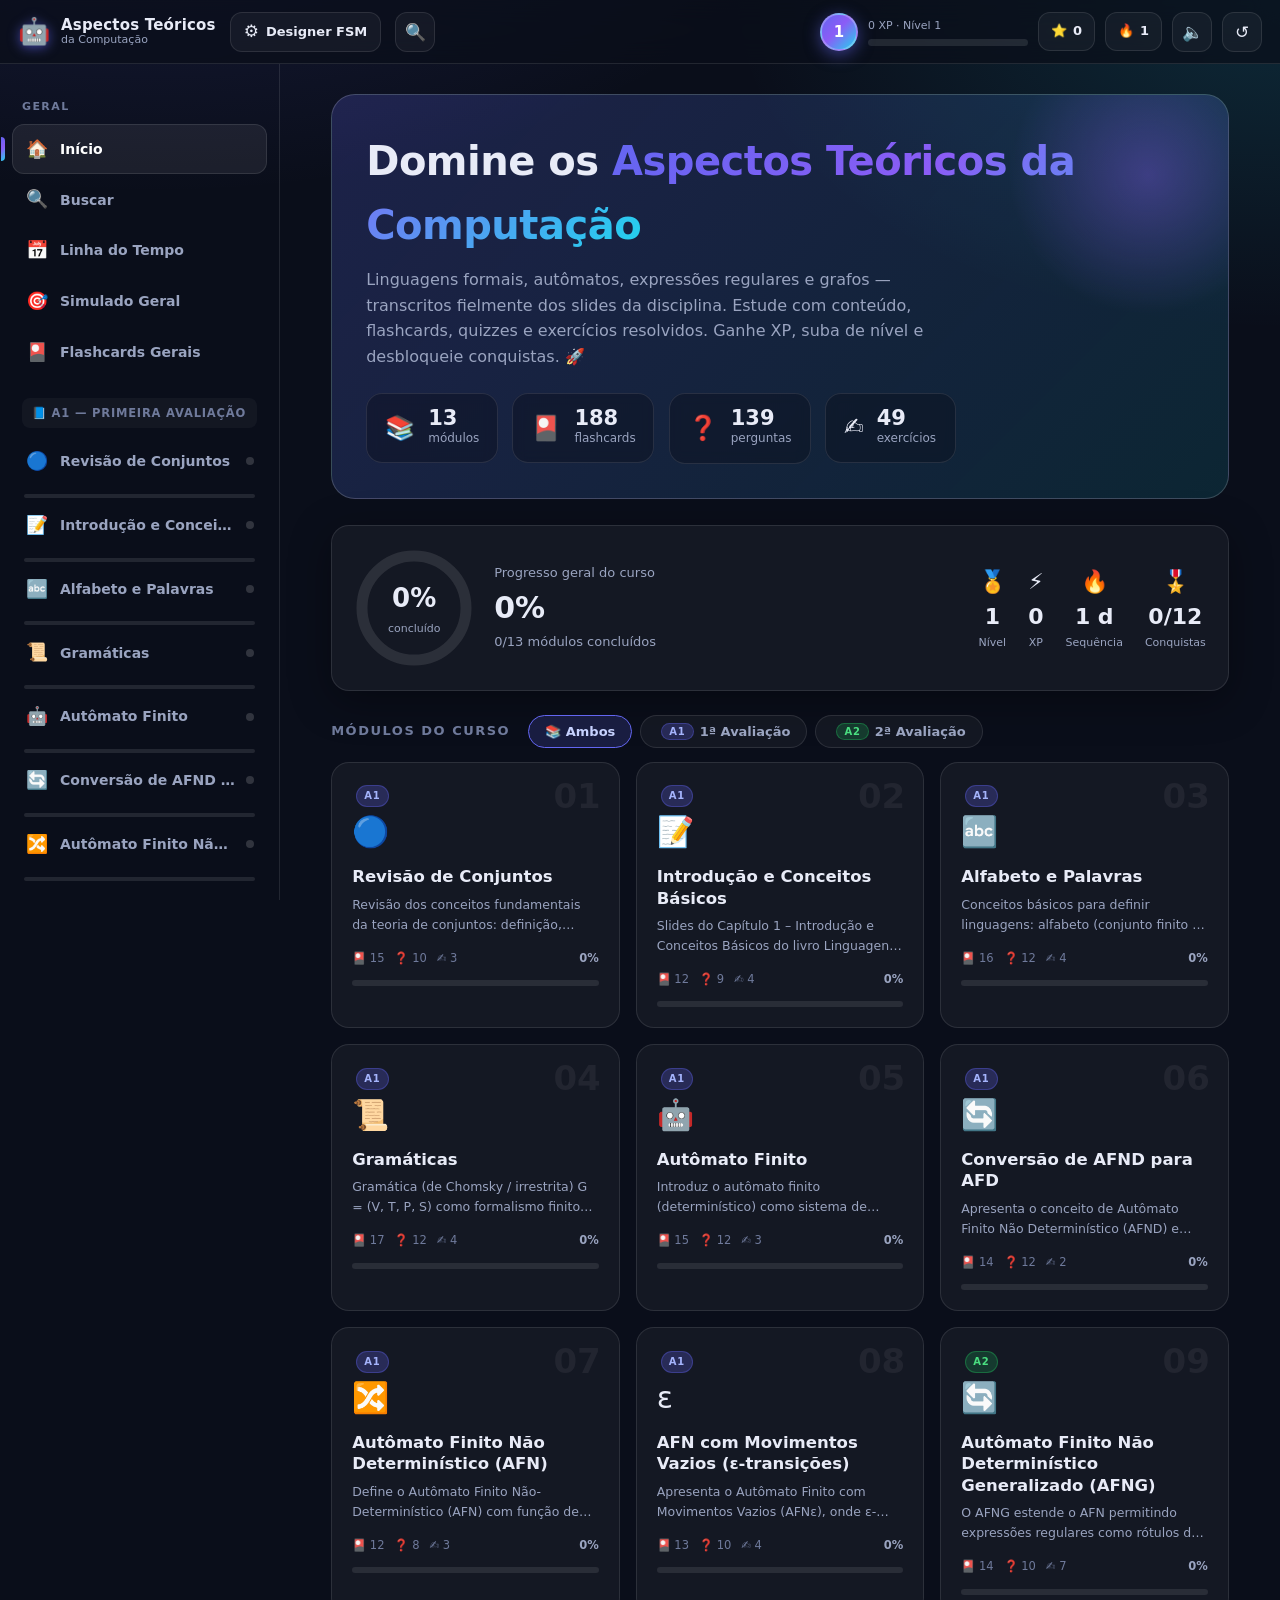
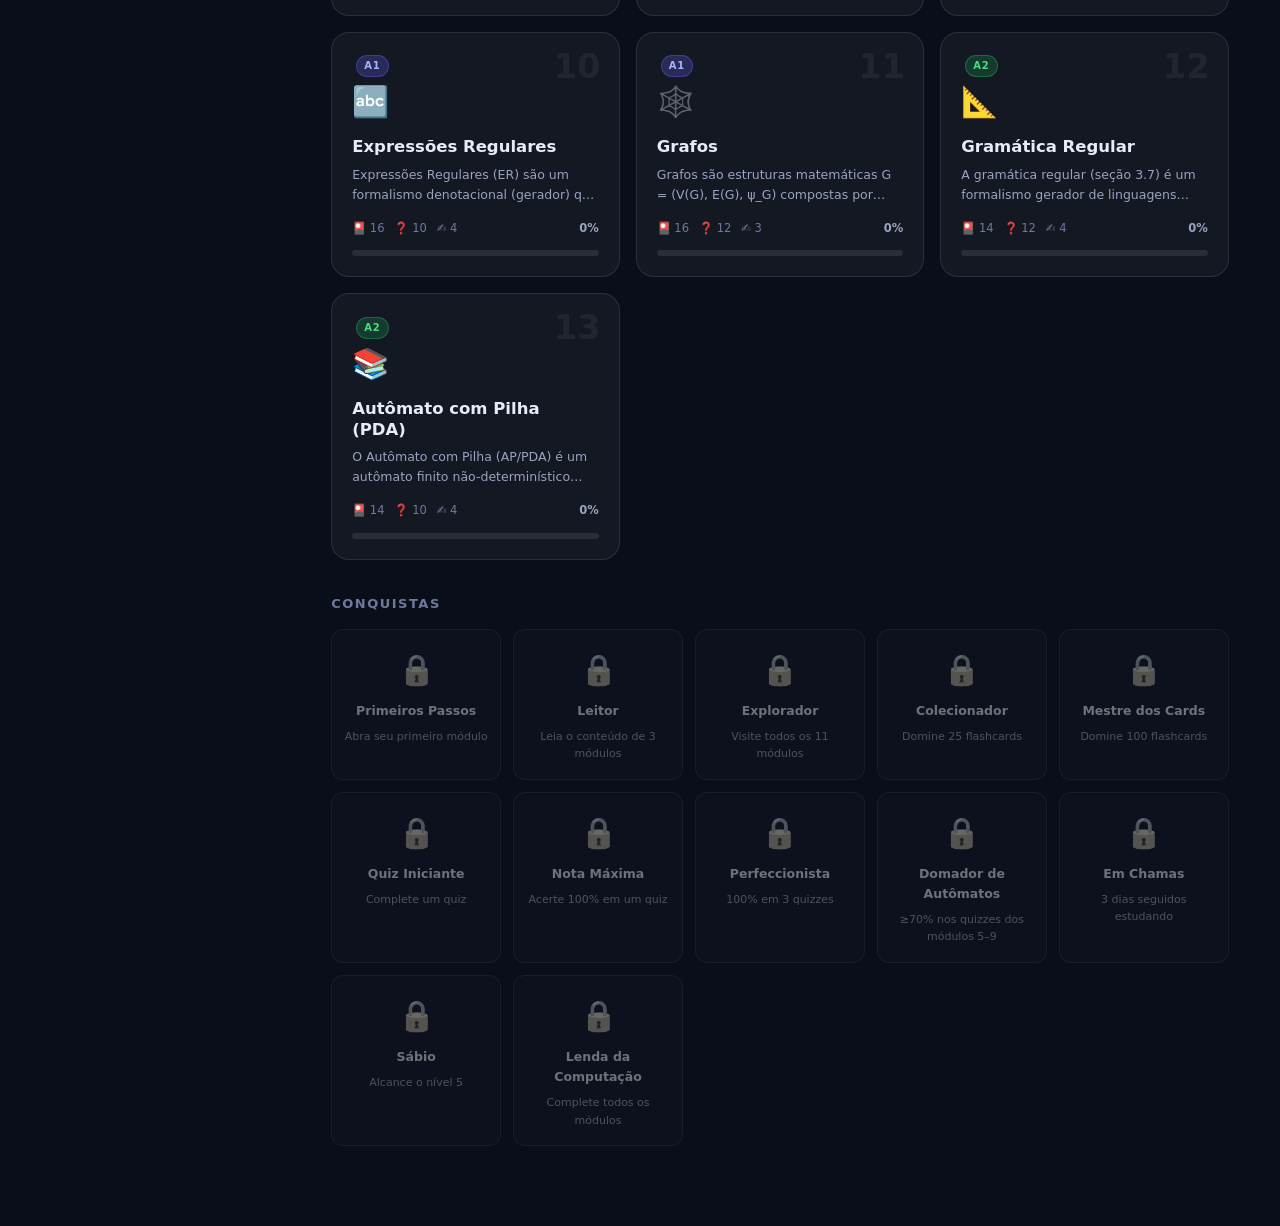
<file: index.html>
<!DOCTYPE html>
<html lang="pt-BR">
<head>
  <meta charset="UTF-8" />
  <meta name="viewport" content="width=device-width, initial-scale=1.0" />
  <title>Aspectos Teóricos da Computação · Estudo Interativo</title>
  <meta name="description" content="Site interativo de estudos: linguagens formais, autômatos, expressões regulares e grafos. Flashcards, quiz, exercícios e gamificação." />
  <link rel="preconnect" href="https://fonts.googleapis.com" />
  <link rel="stylesheet" href="css/styles.css" />
  <link rel="icon" href="data:image/svg+xml,<svg xmlns='http://www.w3.org/2000/svg' viewBox='0 0 100 100'><text y='.9em' font-size='90'>🤖</text></svg>" />
</head>
<body>
  <!-- Confetti / efeitos -->
  <canvas id="fx" aria-hidden="true"></canvas>

  <!-- Topbar -->
  <header id="topbar">
    <button id="menuBtn" class="icon-btn" aria-label="Menu" title="Menu">☰</button>
    <a class="brand" href="#home">
      <span class="brand-logo">🤖</span>
      <span class="brand-text">
        <strong>Aspectos Teóricos</strong>
        <small>da Computação</small>
      </span>
    </a>

    <a class="fsm-btn" id="fsmBtn" href="fsm.html" target="_blank" rel="noopener" title="Designer de Autômato (FSM)"><span class="fsm-icon">⚙️</span><span class="fsm-label">Designer FSM</span></a>
    <button class="icon-btn" id="searchBtn" title="Pesquisar (Ctrl+K)">🔍</button>

    <div class="hud">
      <div class="hud-level" id="hudLevel" title="Seu nível">
        <span class="hud-level-badge" id="hudLevelNum">1</span>
        <div class="hud-xpwrap">
          <div class="hud-xptext"><span id="hudXp">0</span> XP · Nível <span id="hudLevelText">1</span></div>
          <div class="xpbar"><div class="xpbar-fill" id="hudXpFill"></div></div>
        </div>
      </div>
      <div class="hud-chip" id="hudPoints" title="Pontos acumulados">⭐ <span id="hudPointsNum">0</span></div>
      <div class="hud-chip" id="hudStreak" title="Sequência de dias estudando">🔥 <span id="hudStreakNum">0</span></div>
      <button class="icon-btn" id="soundBtn" title="Ativar/desativar sons">🔊</button>
      <button class="icon-btn" id="resetBtn" title="Zerar progresso">↺</button>
    </div>
  </header>

  <div id="shell">
    <!-- Sidebar -->
    <nav id="sidebar" aria-label="Navegação dos módulos"></nav>
    <div id="backdrop"></div>

    <!-- Conteúdo principal -->
    <main id="main" tabindex="-1"></main>
  </div>

  <!-- Toasts -->
  <div id="toasts" aria-live="polite"></div>

  <!-- Bibliotecas (vendoradas para uso offline) -->
  <script src="js/vendor/marked.min.js"></script>
  <script src="js/vendor/mermaid.min.js"></script>
  <!-- Dados do curso (auto-gerado) -->
  <script src="js/content-data.js"></script>
  <!-- Aplicação -->
  <script src="js/app.js"></script>
</body>
</html>
</file>
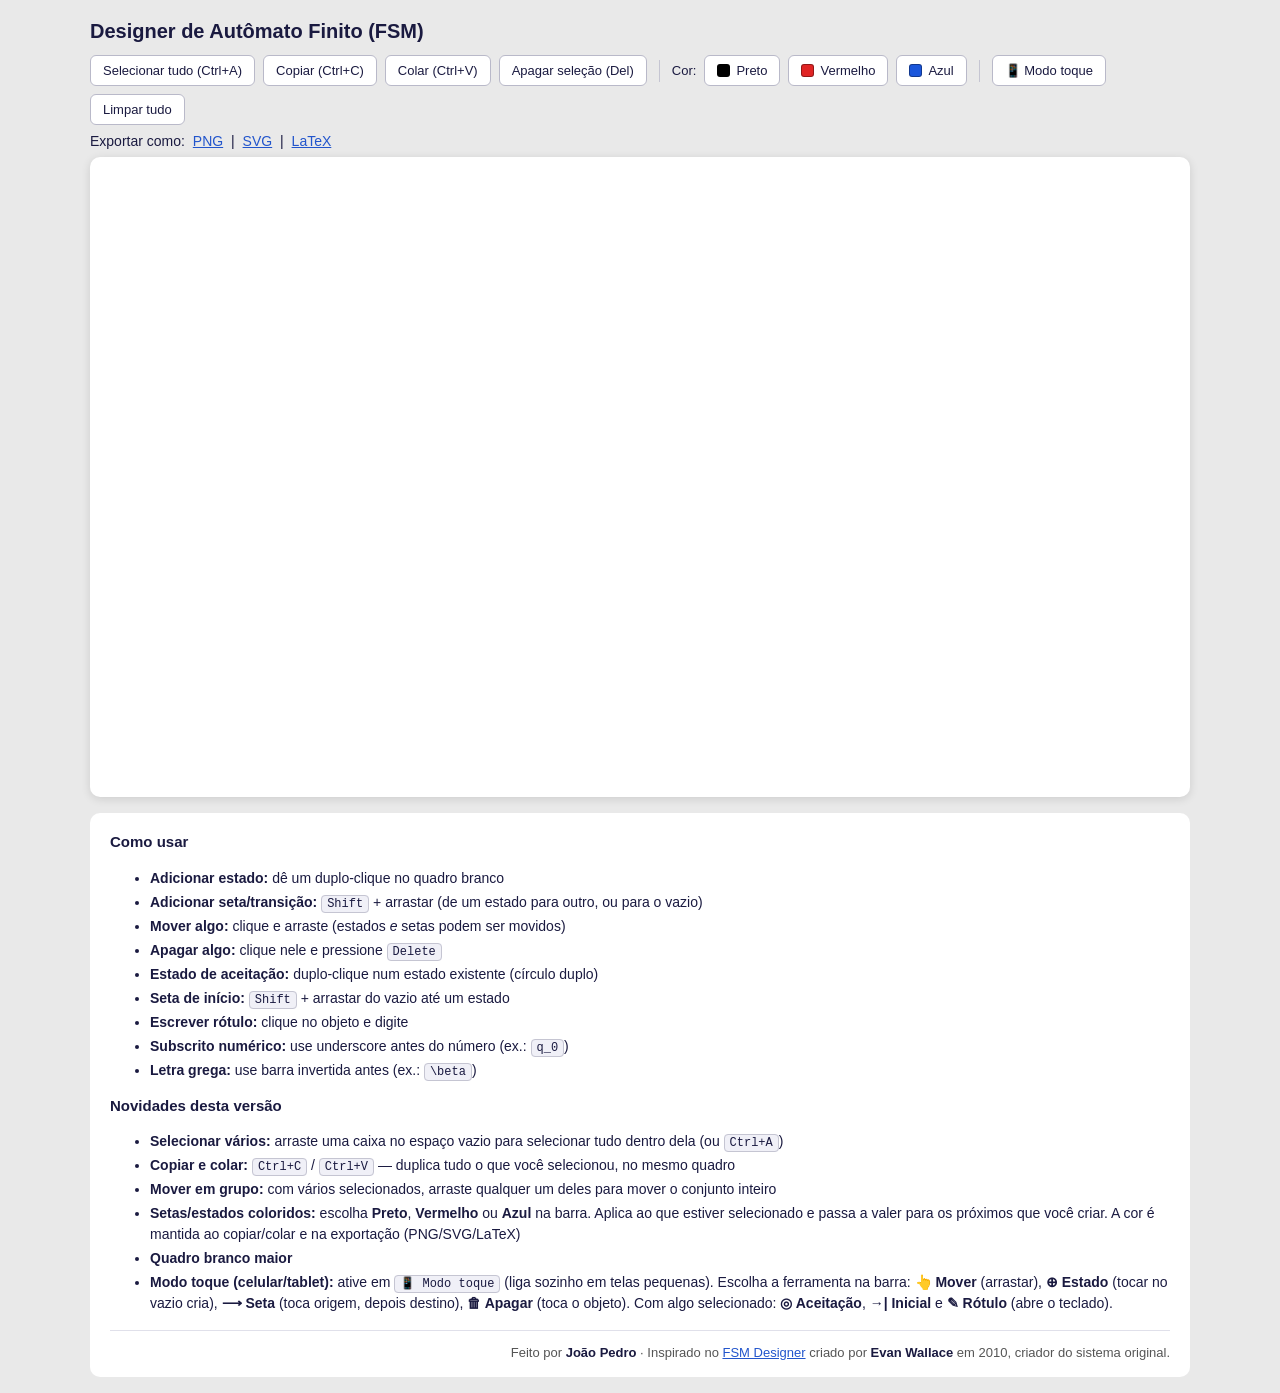
<file: fsm.html>
<!DOCTYPE html>
<html lang="pt-br">
<head>
<meta charset="UTF-8">
<meta name="viewport" content="width=device-width, initial-scale=1.0">
<title>Designer de Autômato Finito (FSM)</title>
<style>
  * { box-sizing: border-box; }
  body {
    font-family: "Segoe UI", Arial, sans-serif;
    background: #e9e9e9;
    margin: 0;
    padding: 16px;
    color: #1a1a40;
  }
  .wrap { max-width: 1100px; margin: 0 auto; }
  h1 { font-size: 20px; margin: 4px 0 12px; }
  .toolbar {
    display: flex;
    flex-wrap: wrap;
    gap: 8px;
    align-items: center;
    margin-bottom: 8px;
  }
  .toolbar button {
    background: #fff;
    border: 1px solid #b9b9c9;
    border-radius: 6px;
    padding: 7px 12px;
    font-size: 13px;
    cursor: pointer;
    color: #1a1a40;
  }
  .toolbar button:hover { background: #f0f0f7; }
  .toolbar .sep { width: 1px; height: 22px; background: #c5c5d2; margin: 0 4px; }
  .export-bar { margin: 8px 0; font-size: 14px; }
  .export-bar a { color: #2255cc; cursor: pointer; text-decoration: underline; margin: 0 4px; }
  #canvas {
    background: #fff;
    border-radius: 10px;
    box-shadow: 0 2px 10px rgba(0,0,0,.12);
    display: block;
    width: 100%;
    height: 640px;
    touch-action: none;
  }
  .help {
    margin-top: 16px;
    font-size: 14px;
    line-height: 1.5;
    background: #fff;
    border-radius: 10px;
    padding: 14px 20px;
  }
  .help h2 { font-size: 15px; margin: 4px 0 8px; }
  .help li { margin: 3px 0; }
  .help b { color: #1a1a40; }
  .help .credit {
    margin: 16px 0 0; padding-top: 12px;
    border-top: 1px solid #e0e0ea;
    font-size: 13px; color: #555; text-align: right;
  }
  .help .credit a { color: #2255cc; }
  .help .k {
    background: #f0f0f7;
    border: 1px solid #c5c5d2;
    border-radius: 4px;
    padding: 1px 5px;
    font-family: monospace;
    font-size: 12px;
  }
  textarea#output {
    width: 100%; height: 120px; margin-top: 8px; display: none;
    font-family: monospace; font-size: 12px;
  }
  .color-btn { display: inline-flex; align-items: center; gap: 6px; }
  .swatch {
    width: 13px; height: 13px; border-radius: 3px;
    border: 1px solid rgba(0,0,0,.35); display: inline-block;
  }

  /* ---- Barra de modos (toque) ---- */
  #touchToggle.on { background: #1a1a40; color: #fff; border-color: #1a1a40; }
  #touchbar {
    display: none;
    flex-wrap: wrap; gap: 8px; align-items: center;
    margin-bottom: 8px; padding: 8px 10px;
    background: #f4f4fb; border: 1px solid #d3d3e2; border-radius: 8px;
  }
  body.touch-on #touchbar { display: flex; }
  #touchbar .group { display: flex; gap: 6px; flex-wrap: wrap; }
  #touchbar .lbl { font-size: 12px; color: #555; margin-right: 2px; }
  #touchbar button {
    background: #fff; border: 1px solid #b9b9c9; border-radius: 8px;
    padding: 9px 12px; font-size: 14px; cursor: pointer; color: #1a1a40;
    min-height: 42px; min-width: 42px;
  }
  #touchbar button.mode.active {
    background: #1a56db; color: #fff; border-color: #1a56db; font-weight: 600;
  }
  #touchbar .sep { width: 1px; height: 28px; background: #cfcfe0; }
  #touchHint {
    display: none; font-size: 13px; color: #1a1a40;
    background: #fffbe6; border: 1px solid #ecd98a; border-radius: 8px;
    padding: 7px 12px; margin-bottom: 8px;
  }
  body.touch-on #touchHint { display: block; }

  /* ---- Responsividade ---- */
  @media (max-width: 820px) {
    body { padding: 10px; }
    h1 { font-size: 17px; }
    .toolbar button, .export-bar { font-size: 13px; }
    .toolbar button { padding: 9px 12px; min-height: 42px; }
    #canvas { height: 60vh; min-height: 360px; }
    .help { font-size: 13px; padding: 12px 14px; }
  }
</style>
</head>
<body>
<div class="wrap">
  <h1>Designer de Autômato Finito (FSM)</h1>

  <div class="toolbar">
    <button id="btnSelectAll">Selecionar tudo (Ctrl+A)</button>
    <button id="btnCopy">Copiar (Ctrl+C)</button>
    <button id="btnPaste">Colar (Ctrl+V)</button>
    <button id="btnDelete">Apagar seleção (Del)</button>
    <span class="sep"></span>
    <span style="font-size:13px;">Cor:</span>
    <button id="colBlack" class="color-btn" title="Preto" data-color="#000000"><span class="swatch" style="background:#000"></span>Preto</button>
    <button id="colRed" class="color-btn" title="Vermelho" data-color="#e02424"><span class="swatch" style="background:#e02424"></span>Vermelho</button>
    <button id="colBlue" class="color-btn" title="Azul" data-color="#1a56db"><span class="swatch" style="background:#1a56db"></span>Azul</button>
    <span class="sep"></span>
    <button id="touchToggle" title="Ativar/desativar comandos por toque">📱 Modo toque</button>
    <button id="btnClear">Limpar tudo</button>
  </div>

  <div id="touchHint"></div>
  <div id="touchbar">
    <span class="lbl">Ferramenta:</span>
    <div class="group">
      <button id="mMove" class="mode active" data-mode="move" title="Selecionar e mover">👆 Mover</button>
      <button id="mState" class="mode" data-mode="state" title="Tocar no vazio cria um estado">⊕ Estado</button>
      <button id="mArrow" class="mode" data-mode="arrow" title="Tocar origem e depois destino cria uma seta">⟶ Seta</button>
      <button id="mDelete" class="mode" data-mode="delete" title="Tocar num objeto apaga">🗑 Apagar</button>
    </div>
    <span class="sep"></span>
    <span class="lbl">No selecionado:</span>
    <div class="group">
      <button id="aAccept" title="Alternar estado de aceitação">◎ Aceitação</button>
      <button id="aStart" title="Alternar seta de início">→| Inicial</button>
      <button id="aLabel" title="Editar rótulo (abre teclado)">✎ Rótulo</button>
    </div>
  </div>

  <div class="export-bar">
    Exportar como:
    <a id="exPNG">PNG</a> |
    <a id="exSVG">SVG</a> |
    <a id="exLaTeX">LaTeX</a>
  </div>

  <canvas id="canvas" width="1064" height="640"></canvas>
  <textarea id="output" readonly></textarea>

  <div class="help">
    <h2>Como usar</h2>
    <ul>
      <li><b>Adicionar estado:</b> dê um duplo-clique no quadro branco</li>
      <li><b>Adicionar seta/transição:</b> <span class="k">Shift</span> + arrastar (de um estado para outro, ou para o vazio)</li>
      <li><b>Mover algo:</b> clique e arraste (estados <i>e</i> setas podem ser movidos)</li>
      <li><b>Apagar algo:</b> clique nele e pressione <span class="k">Delete</span></li>
      <li><b>Estado de aceitação:</b> duplo-clique num estado existente (círculo duplo)</li>
      <li><b>Seta de início:</b> <span class="k">Shift</span> + arrastar do vazio até um estado</li>
      <li><b>Escrever rótulo:</b> clique no objeto e digite</li>
      <li><b>Subscrito numérico:</b> use underscore antes do número (ex.: <span class="k">q_0</span>)</li>
      <li><b>Letra grega:</b> use barra invertida antes (ex.: <span class="k">\beta</span>)</li>
    </ul>
    <h2>Novidades desta versão</h2>
    <ul>
      <li><b>Selecionar vários:</b> arraste uma caixa no espaço vazio para selecionar tudo dentro dela (ou <span class="k">Ctrl+A</span>)</li>
      <li><b>Copiar e colar:</b> <span class="k">Ctrl+C</span> / <span class="k">Ctrl+V</span> — duplica tudo o que você selecionou, no mesmo quadro</li>
      <li><b>Mover em grupo:</b> com vários selecionados, arraste qualquer um deles para mover o conjunto inteiro</li>
      <li><b>Setas/estados coloridos:</b> escolha <b>Preto</b>, <b>Vermelho</b> ou <b>Azul</b> na barra. Aplica ao que estiver selecionado e passa a valer para os próximos que você criar. A cor é mantida ao copiar/colar e na exportação (PNG/SVG/LaTeX)</li>
      <li><b>Quadro branco maior</b></li>
      <li><b>Modo toque (celular/tablet):</b> ative em <span class="k">📱 Modo toque</span> (liga sozinho em telas pequenas). Escolha a ferramenta na barra:
        <b>👆 Mover</b> (arrastar), <b>⊕ Estado</b> (tocar no vazio cria), <b>⟶ Seta</b> (toca origem, depois destino),
        <b>🗑 Apagar</b> (toca o objeto). Com algo selecionado: <b>◎ Aceitação</b>, <b>→| Inicial</b> e <b>✎ Rótulo</b> (abre o teclado).</li>
    </ul>
    <p class="credit">Feito por <b>João Pedro</b> · Inspirado no
      <a href="https://madebyevan.com/fsm/" target="_blank" rel="noopener">FSM Designer</a>
      criado por <b>Evan Wallace</b> em 2010, criador do sistema original.</p>
  </div>
</div>

<script>
"use strict";

/* ===================== Configuração ===================== */
var nodeRadius = 30;
var snapToPadding = 6;
var hitTargetPadding = 6;

var canvas = document.getElementById('canvas');
var output = document.getElementById('output');

/* Coleções */
var nodes = [];
var links = [];

/* Estado de interação */
var selectedObjects = [];          // múltipla seleção
var currentLink = null;            // link sendo criado (shift-drag)
var movingObject = false;
var originalClick = null;
var caretVisible = true;
var caretTimer = null;
var shift = false;

/* Caixa de seleção retangular */
var selecting = false;
var selectStart = null;
var selectEnd = null;

/* nó de origem ao criar uma seta com shift-drag (null = começou no vazio) */
var linkSourceNode = null;

/* Clipboard interno */
var clipboard = null;

/* ===================== Snap de canvas para alta resolução ===================== */
function resizeCanvasToDisplaySize() {
  var ratio = window.devicePixelRatio || 1;
  var w = canvas.clientWidth;
  var h = canvas.clientHeight;
  if (canvas.width !== Math.round(w * ratio) || canvas.height !== Math.round(h * ratio)) {
    canvas.width = Math.round(w * ratio);
    canvas.height = Math.round(h * ratio);
  }
  return ratio;
}

/* ===================== Classe Node (estado) ===================== */
function Node(x, y) {
  this.x = x;
  this.y = y;
  this.mouseOffsetX = 0;
  this.mouseOffsetY = 0;
  this.isAcceptState = false;
  this.text = '';
  this.color = '#000000';
}
Node.prototype.setMouseStart = function(x, y) {
  this.mouseOffsetX = this.x - x;
  this.mouseOffsetY = this.y - y;
};
Node.prototype.setAnchorPoint = function(x, y) {
  this.x = x + this.mouseOffsetX;
  this.y = y + this.mouseOffsetY;
};
Node.prototype.draw = function(c, isSelected) {
  // círculo
  c.beginPath();
  c.arc(this.x, this.y, nodeRadius, 0, 2 * Math.PI, false);
  c.stroke();
  // rótulo
  drawText(c, this.text, this.x, this.y, null, isSelected);
  // aceitação: círculo duplo
  if (this.isAcceptState) {
    c.beginPath();
    c.arc(this.x, this.y, nodeRadius - 6, 0, 2 * Math.PI, false);
    c.stroke();
  }
};
Node.prototype.closestPointOnCircle = function(x, y) {
  var dx = x - this.x;
  var dy = y - this.y;
  var scale = Math.sqrt(dx * dx + dy * dy);
  return { x: this.x + dx * nodeRadius / scale, y: this.y + dy * nodeRadius / scale };
};
Node.prototype.containsPoint = function(x, y) {
  return (x - this.x) * (x - this.x) + (y - this.y) * (y - this.y) < nodeRadius * nodeRadius;
};

/* ===================== Classe Link (transição entre dois estados) ===================== */
function Link(a, b) {
  this.nodeA = a;
  this.nodeB = b;
  this.text = '';
  this.color = '#000000';
  this.lineAngleAdjust = 0;
  this.parallelPart = 0.5;
  this.perpendicularPart = 0;
}
Link.prototype.getAnchorPoint = function() {
  var dx = this.nodeB.x - this.nodeA.x;
  var dy = this.nodeB.y - this.nodeA.y;
  var scale = Math.sqrt(dx * dx + dy * dy);
  return {
    x: this.nodeA.x + dx * this.parallelPart - dy * this.perpendicularPart / scale,
    y: this.nodeA.y + dy * this.parallelPart + dx * this.perpendicularPart / scale
  };
};
Link.prototype.setAnchorPoint = function(x, y) {
  var dx = this.nodeB.x - this.nodeA.x;
  var dy = this.nodeB.y - this.nodeA.y;
  var scale = Math.sqrt(dx * dx + dy * dy);
  this.parallelPart = (dx * (x - this.nodeA.x) + dy * (y - this.nodeA.y)) / (scale * scale);
  this.perpendicularPart = (dx * (y - this.nodeA.y) - dy * (x - this.nodeA.x)) / scale;
  if (this.parallelPart > 0 && this.parallelPart < 1 && Math.abs(this.perpendicularPart) < snapToPadding) {
    this.lineAngleAdjust = (this.perpendicularPart < 0) * Math.PI;
    this.perpendicularPart = 0;
  }
};
Link.prototype.getEndPointsAndCircle = function() {
  if (this.perpendicularPart === 0) {
    var midX = (this.nodeA.x + this.nodeB.x) / 2;
    var midY = (this.nodeA.y + this.nodeB.y) / 2;
    var start = this.nodeA.closestPointOnCircle(midX, midY);
    var end = this.nodeB.closestPointOnCircle(midX, midY);
    return { hasCircle: false, startX: start.x, startY: start.y, endX: end.x, endY: end.y };
  }
  var anchor = this.getAnchorPoint();
  var circle = circleFromThreePoints(this.nodeA.x, this.nodeA.y, this.nodeB.x, this.nodeB.y, anchor.x, anchor.y);
  var isReversed = (this.perpendicularPart > 0);
  var reverseScale = isReversed ? 1 : -1;
  var startAngle = Math.atan2(this.nodeA.y - circle.y, this.nodeA.x - circle.x) - reverseScale * nodeRadius / circle.radius;
  var endAngle = Math.atan2(this.nodeB.y - circle.y, this.nodeB.x - circle.x) + reverseScale * nodeRadius / circle.radius;
  var startX = circle.x + circle.radius * Math.cos(startAngle);
  var startY = circle.y + circle.radius * Math.sin(startAngle);
  var endX = circle.x + circle.radius * Math.cos(endAngle);
  var endY = circle.y + circle.radius * Math.sin(endAngle);
  return {
    hasCircle: true,
    startX: startX, startY: startY, endX: endX, endY: endY,
    startAngle: startAngle, endAngle: endAngle,
    circleX: circle.x, circleY: circle.y, circleRadius: circle.radius,
    reverseScale: reverseScale, isReversed: isReversed
  };
};
Link.prototype.draw = function(c, isSelected) {
  var stuff = this.getEndPointsAndCircle();
  c.beginPath();
  if (stuff.hasCircle) {
    c.arc(stuff.circleX, stuff.circleY, stuff.circleRadius, stuff.startAngle, stuff.endAngle, stuff.isReversed);
  } else {
    c.moveTo(stuff.startX, stuff.startY);
    c.lineTo(stuff.endX, stuff.endY);
  }
  c.stroke();
  // ponta de seta
  if (stuff.hasCircle) {
    drawArrow(c, stuff.endX, stuff.endY, stuff.endAngle - stuff.reverseScale * (Math.PI / 2));
  } else {
    drawArrow(c, stuff.endX, stuff.endY, Math.atan2(stuff.endY - stuff.startY, stuff.endX - stuff.startX));
  }
  // texto
  if (stuff.hasCircle) {
    var startAngle = stuff.startAngle;
    var endAngle = stuff.endAngle;
    if (endAngle < startAngle) endAngle += Math.PI * 2;
    var textAngle = (startAngle + endAngle) / 2 + stuff.isReversed * Math.PI;
    var textX = stuff.circleX + stuff.circleRadius * Math.cos(textAngle);
    var textY = stuff.circleY + stuff.circleRadius * Math.sin(textAngle);
    drawText(c, this.text, textX, textY, textAngle, isSelected);
  } else {
    var textX = (stuff.startX + stuff.endX) / 2;
    var textY = (stuff.startY + stuff.endY) / 2;
    var textAngle = Math.atan2(stuff.endX - stuff.startX, stuff.startY - stuff.endY);
    drawText(c, this.text, textX, textY, textAngle + this.lineAngleAdjust, isSelected);
  }
};
Link.prototype.containsPoint = function(x, y) {
  var stuff = this.getEndPointsAndCircle();
  if (stuff.hasCircle) {
    var dx = x - stuff.circleX;
    var dy = y - stuff.circleY;
    var distance = Math.sqrt(dx * dx + dy * dy) - stuff.circleRadius;
    if (Math.abs(distance) < hitTargetPadding) {
      var angle = Math.atan2(dy, dx);
      var startAngle = stuff.startAngle;
      var endAngle = stuff.endAngle;
      if (stuff.isReversed) { var t = startAngle; startAngle = endAngle; endAngle = t; }
      if (endAngle < startAngle) endAngle += Math.PI * 2;
      if (angle < startAngle) angle += Math.PI * 2;
      else if (angle > endAngle) angle -= Math.PI * 2;
      return (angle > startAngle && angle < endAngle);
    }
  } else {
    var dx = stuff.endX - stuff.startX;
    var dy = stuff.endY - stuff.startY;
    var length = Math.sqrt(dx * dx + dy * dy);
    var percent = (dx * (x - stuff.startX) + dy * (y - stuff.startY)) / (length * length);
    var distance = (dx * (y - stuff.startY) - dy * (x - stuff.startX)) / length;
    return (percent > 0 && percent < 1 && Math.abs(distance) < hitTargetPadding);
  }
  return false;
};

/* ===================== SelfLink (auto-laço) ===================== */
function SelfLink(node, mouse) {
  this.node = node;
  this.anchorAngle = 0;
  this.mouseOffsetAngle = 0;
  this.text = '';
  this.color = '#000000';
  if (mouse) this.setAnchorPoint(mouse.x, mouse.y);
}
SelfLink.prototype.setMouseStart = function(x, y) {
  this.mouseOffsetAngle = this.anchorAngle - Math.atan2(y - this.node.y, x - this.node.x);
};
SelfLink.prototype.setAnchorPoint = function(x, y) {
  this.anchorAngle = Math.atan2(y - this.node.y, x - this.node.x) + this.mouseOffsetAngle;
  var snap = Math.round(this.anchorAngle / (Math.PI / 2)) * (Math.PI / 2);
  if (Math.abs(this.anchorAngle - snap) < 0.1) this.anchorAngle = snap;
  if (this.anchorAngle < -Math.PI) this.anchorAngle += 2 * Math.PI;
  if (this.anchorAngle > Math.PI) this.anchorAngle -= 2 * Math.PI;
};
SelfLink.prototype.getEndPointsAndCircle = function() {
  var circleX = this.node.x + 1.5 * nodeRadius * Math.cos(this.anchorAngle);
  var circleY = this.node.y + 1.5 * nodeRadius * Math.sin(this.anchorAngle);
  var circleRadius = 0.75 * nodeRadius;
  var startAngle = this.anchorAngle - Math.PI * 0.8;
  var endAngle = this.anchorAngle + Math.PI * 0.8;
  var startX = circleX + circleRadius * Math.cos(startAngle);
  var startY = circleY + circleRadius * Math.sin(startAngle);
  var endX = circleX + circleRadius * Math.cos(endAngle);
  var endY = circleY + circleRadius * Math.sin(endAngle);
  return {
    hasCircle: true,
    startX: startX, startY: startY, endX: endX, endY: endY,
    startAngle: startAngle, endAngle: endAngle,
    circleX: circleX, circleY: circleY, circleRadius: circleRadius
  };
};
SelfLink.prototype.draw = function(c, isSelected) {
  var stuff = this.getEndPointsAndCircle();
  c.beginPath();
  c.arc(stuff.circleX, stuff.circleY, stuff.circleRadius, stuff.startAngle, stuff.endAngle, false);
  c.stroke();
  var textX = stuff.circleX + stuff.circleRadius * Math.cos(this.anchorAngle);
  var textY = stuff.circleY + stuff.circleRadius * Math.sin(this.anchorAngle);
  drawText(c, this.text, textX, textY, this.anchorAngle, isSelected);
  drawArrow(c, stuff.endX, stuff.endY, stuff.endAngle + Math.PI * 0.4);
};
SelfLink.prototype.containsPoint = function(x, y) {
  var stuff = this.getEndPointsAndCircle();
  var dx = x - stuff.circleX;
  var dy = y - stuff.circleY;
  var distance = Math.sqrt(dx * dx + dy * dy) - stuff.circleRadius;
  return (Math.abs(distance) < hitTargetPadding);
};

/* ===================== StartLink (seta de início) ===================== */
function StartLink(node, start) {
  this.node = node;
  this.deltaX = 0;
  this.deltaY = 0;
  this.text = '';
  this.color = '#000000';
  if (start) {
    this.deltaX = start.x - node.x;
    this.deltaY = start.y - node.y;
  }
}
StartLink.prototype.setAnchorPoint = function(x, y) {
  this.deltaX = x - this.node.x;
  this.deltaY = y - this.node.y;
  if (Math.abs(this.deltaX) < snapToPadding) this.deltaX = 0;
  if (Math.abs(this.deltaY) < snapToPadding) this.deltaY = 0;
};
StartLink.prototype.getEndPoints = function() {
  var startX = this.node.x + this.deltaX;
  var startY = this.node.y + this.deltaY;
  var end = this.node.closestPointOnCircle(startX, startY);
  return { startX: startX, startY: startY, endX: end.x, endY: end.y };
};
StartLink.prototype.draw = function(c, isSelected) {
  var stuff = this.getEndPoints();
  c.beginPath();
  c.moveTo(stuff.startX, stuff.startY);
  c.lineTo(stuff.endX, stuff.endY);
  c.stroke();
  drawText(c, this.text, stuff.startX, stuff.startY, Math.atan2(-this.deltaY, -this.deltaX), isSelected);
  drawArrow(c, stuff.endX, stuff.endY, Math.atan2(-this.deltaY, -this.deltaX));
};
StartLink.prototype.containsPoint = function(x, y) {
  var stuff = this.getEndPoints();
  var dx = stuff.endX - stuff.startX;
  var dy = stuff.endY - stuff.startY;
  var length = Math.sqrt(dx * dx + dy * dy);
  var percent = (dx * (x - stuff.startX) + dy * (y - stuff.startY)) / (length * length);
  var distance = (dx * (y - stuff.startY) - dy * (x - stuff.startX)) / length;
  return (percent > 0 && percent < 1 && Math.abs(distance) < hitTargetPadding);
};

/* ===================== TemporaryLink (durante o shift-drag) ===================== */
function TemporaryLink(from, to) { this.from = from; this.to = to; }
TemporaryLink.prototype.draw = function(c) {
  c.beginPath();
  c.moveTo(this.to.x, this.to.y);
  c.lineTo(this.from.x, this.from.y);
  c.stroke();
  drawArrow(c, this.to.x, this.to.y, Math.atan2(this.to.y - this.from.y, this.to.x - this.from.x));
};

/* ===================== Helpers de desenho ===================== */
function drawArrow(c, x, y, angle) {
  var dx = Math.cos(angle);
  var dy = Math.sin(angle);
  c.beginPath();
  c.moveTo(x, y);
  c.lineTo(x - 8 * dx + 5 * dy, y - 8 * dy - 5 * dx);
  c.lineTo(x - 8 * dx - 5 * dy, y - 8 * dy + 5 * dx);
  c.fill();
}

function circleFromThreePoints(x1, y1, x2, y2, x3, y3) {
  var a = det3(x1, y1, 1, x2, y2, 1, x3, y3, 1);
  var bx = -det3(x1*x1 + y1*y1, y1, 1, x2*x2 + y2*y2, y2, 1, x3*x3 + y3*y3, y3, 1);
  var by = det3(x1*x1 + y1*y1, x1, 1, x2*x2 + y2*y2, x2, 1, x3*x3 + y3*y3, x3, 1);
  var cc = -det3(x1*x1 + y1*y1, x1, y1, x2*x2 + y2*y2, x2, y2, x3*x3 + y3*y3, x3, y3);
  return {
    x: -bx / (2 * a),
    y: -by / (2 * a),
    radius: Math.sqrt(bx*bx + by*by - 4*a*cc) / (2 * Math.abs(a))
  };
}
function det3(a,b,c,d,e,f,g,h,i){ return a*e*i + b*f*g + c*d*h - c*e*g - b*d*i - a*f*h; }

/* conversão de rótulos: subscritos e letras gregas */
var greekLetterNames = ['Alpha','Beta','Gamma','Delta','Epsilon','Zeta','Eta','Theta','Iota','Kappa','Lambda','Mu','Nu','Xi','Omicron','Pi','Rho','Sigma','Tau','Upsilon','Phi','Chi','Psi','Omega'];
function convertLatexShortcuts(text) {
  for (var i = 0; i < greekLetterNames.length; i++) {
    var name = greekLetterNames[i];
    text = text.replace(new RegExp('\\\\' + name, 'g'), String.fromCharCode(913 + i + (i > 16)));
    text = text.replace(new RegExp('\\\\' + name.toLowerCase(), 'g'), String.fromCharCode(945 + i + (i > 16)));
  }
  for (var i = 0; i < 10; i++) {
    text = text.replace(new RegExp('_' + i, 'g'), String.fromCharCode(8320 + i));
  }
  return text;
}

function drawText(c, originalText, x, y, angleOrNull, isSelected) {
  var text = convertLatexShortcuts(originalText);
  c.font = '20px "Times New Roman", serif';
  var width = c.measureText(text).width;
  x -= width / 2;
  if (angleOrNull != null) {
    var cos = Math.cos(angleOrNull);
    var sin = Math.sin(angleOrNull);
    var cornerPointX = (width / 2 + 5) * (cos > 0 ? 1 : -1);
    var cornerPointY = (10 + 5) * (sin > 0 ? 1 : -1);
    var slide = sin * Math.pow(Math.abs(sin), 40) * cornerPointX - cos * Math.pow(Math.abs(cos), 10) * cornerPointY;
    x += cornerPointX - sin * slide;
    y += cornerPointY + cos * slide;
  }
  x = Math.round(x);
  y = Math.round(y);
  c.fillText(text, x, y + 6);
  // cursor de edição
  if (isSelected && caretVisible && objectIsBeingEdited && document.hasFocus()) {
    x += width;
    c.beginPath();
    c.moveTo(x, y - 10);
    c.lineTo(x, y + 10);
    c.stroke();
  }
}

/* ===================== Render ===================== */
function isSelected(obj) { return selectedObjects.indexOf(obj) !== -1; }

function draw() {
  var ratio = resizeCanvasToDisplaySize();
  var c = canvas.getContext('2d');
  c.save();
  c.setTransform(ratio, 0, 0, ratio, 0, 0);
  c.clearRect(0, 0, canvas.clientWidth, canvas.clientHeight);
  c.lineWidth = 1;

  for (var i = 0; i < nodes.length; i++) {
    var sel = isSelected(nodes[i]);
    c.strokeStyle = c.fillStyle = sel ? '#0a66ff' : (nodes[i].color || '#000');
    nodes[i].draw(c, sel);
  }
  for (var i = 0; i < links.length; i++) {
    var sel = isSelected(links[i]);
    c.strokeStyle = c.fillStyle = sel ? '#0a66ff' : (links[i].color || '#000');
    links[i].draw(c, sel);
  }
  if (currentLink != null) {
    c.strokeStyle = c.fillStyle = '#000';
    currentLink.draw(c);
  }

  // caixa de seleção
  if (selecting && selectStart && selectEnd) {
    var x = Math.min(selectStart.x, selectEnd.x);
    var y = Math.min(selectStart.y, selectEnd.y);
    var w = Math.abs(selectStart.x - selectEnd.x);
    var h = Math.abs(selectStart.y - selectEnd.y);
    c.save();
    c.strokeStyle = '#0a66ff';
    c.fillStyle = 'rgba(10,102,255,0.10)';
    c.lineWidth = 1;
    c.setLineDash([5, 4]);
    c.fillRect(x, y, w, h);
    c.strokeRect(x, y, w, h);
    c.restore();
  }
  c.restore();
}

/* ===================== Hit testing ===================== */
function crossBrowserRelativeMousePos(e) {
  var rect = canvas.getBoundingClientRect();
  return { x: e.clientX - rect.left, y: e.clientY - rect.top };
}
function selectObject(x, y) {
  for (var i = 0; i < nodes.length; i++) {
    if (nodes[i].containsPoint(x, y)) return nodes[i];
  }
  for (var i = 0; i < links.length; i++) {
    if (links[i].containsPoint(x, y)) return links[i];
  }
  return null;
}
/* Escolhe o objeto sob o cursor dando PREFERÊNCIA ao que já está selecionado.
   Resolve sobreposição: ao criar uma seta em cima de outra, a nova fica
   selecionada e continua sendo o alvo do arraste (em vez de pegar a antiga). */
function pickObject(x, y) {
  for (var i = 0; i < selectedObjects.length; i++) {
    var o = selectedObjects[i];
    if (o && o.containsPoint && o.containsPoint(x, y)) return o;
  }
  return selectObject(x, y);
}

/* ===================== Estado de edição (cursor texto) ===================== */
var objectIsBeingEdited = false;

/* ===================== Eventos do mouse ===================== */
canvas.addEventListener('dblclick', function(e) {
  var mouse = crossBrowserRelativeMousePos(e);
  var obj = selectObject(mouse.x, mouse.y);
  if (obj == null) {
    var node = new Node(mouse.x, mouse.y);
    node.color = lastColor;
    nodes.push(node);
    setSingleSelection(node);
    objectIsBeingEdited = true;
    resetCaret();
  } else if (obj instanceof Node) {
    obj.isAcceptState = !obj.isAcceptState;
  }
  draw();
});

canvas.addEventListener('mousedown', function(e) {
  var mouse = crossBrowserRelativeMousePos(e);
  var obj = pickObject(mouse.x, mouse.y);
  movingObject = false;
  originalClick = mouse;

  if (obj != null) {
    if (shift && obj instanceof Node) {
      // iniciar criação de seta a partir deste estado
      linkSourceNode = obj;
      currentLink = new SelfLink(obj, mouse);
    } else {
      // selecionar / preparar movimento
      if (!isSelected(obj)) {
        // se clicou em algo fora da seleção atual, vira seleção única
        setSingleSelection(obj);
        objectIsBeingEdited = true;
      }
      movingObject = true;
      prepareMove(mouse);
      resetCaret();
    }
  } else if (shift) {
    // começar link temporário a partir do vazio
    linkSourceNode = null;
    currentLink = new TemporaryLink(mouse, mouse);
  } else {
    // começar caixa de seleção
    clearSelection();
    objectIsBeingEdited = false;
    selecting = true;
    selectStart = mouse;
    selectEnd = mouse;
  }
  draw();
});

canvas.addEventListener('mousemove', function(e) {
  var mouse = crossBrowserRelativeMousePos(e);

  if (currentLink != null) {
    var targetNode = selectObject(mouse.x, mouse.y);
    if (!(targetNode instanceof Node)) targetNode = null;

    if (linkSourceNode == null) {
      // começou no vazio
      if (targetNode != null) {
        currentLink = new StartLink(targetNode, originalClick);
      } else {
        currentLink = new TemporaryLink(originalClick, mouse);
      }
    } else {
      // começou num estado
      if (targetNode == linkSourceNode) {
        currentLink = new SelfLink(linkSourceNode, mouse);
      } else if (targetNode != null) {
        currentLink = new Link(linkSourceNode, targetNode);
        currentLink.setAnchorPoint(mouse.x, mouse.y);
      } else {
        currentLink = new TemporaryLink(linkSourceNode.closestPointOnCircle(mouse.x, mouse.y), mouse);
      }
    }
    draw();
    return;
  }

  if (selecting) {
    selectEnd = mouse;
    updateBoxSelection();
    draw();
    return;
  }

  if (movingObject) {
    moveSelection(mouse);
    draw();
  }
});

canvas.addEventListener('mouseup', function(e) {
  movingObject = false;

  if (currentLink != null) {
    if (!(currentLink instanceof TemporaryLink)) {
      currentLink.color = lastColor;
      links.push(currentLink);
      setSingleSelection(currentLink);
      objectIsBeingEdited = true;
      resetCaret();
    }
    currentLink = null;
  }
  linkSourceNode = null;

  if (selecting) {
    selecting = false;
    selectStart = null;
    selectEnd = null;
  }
  draw();
});

/* ===================== Movimentação de seleção (single + grupo) ===================== */
function prepareMove(mouse) {
  for (var i = 0; i < selectedObjects.length; i++) {
    var obj = selectedObjects[i];
    if (obj.setMouseStart) {
      obj.setMouseStart(mouse.x, mouse.y);
    } else if (obj instanceof Link) {
      // guardar offset do anchor
      var anchor = obj.getAnchorPoint();
      obj._moveOffsetX = anchor.x - mouse.x;
      obj._moveOffsetY = anchor.y - mouse.y;
    } else if (obj instanceof StartLink || obj instanceof SelfLink) {
      obj._moveStartX = mouse.x;
      obj._moveStartY = mouse.y;
      if (obj.setMouseStart) obj.setMouseStart(mouse.x, mouse.y);
    }
  }
  // para grupo: guardar offset de cada nó
  for (var i = 0; i < selectedObjects.length; i++) {
    var obj = selectedObjects[i];
    if (obj instanceof Node) {
      obj._grpOffX = obj.x - mouse.x;
      obj._grpOffY = obj.y - mouse.y;
    }
  }
}

function moveSelection(mouse) {
  var multiple = selectedObjects.length > 1;
  if (!multiple) {
    var obj = selectedObjects[0];
    if (!obj) return;
    if (obj instanceof Node) {
      obj.setAnchorPoint(mouse.x, mouse.y);
      // snap a outros nós
      snapNode(obj);
    } else if (obj instanceof SelfLink) {
      obj.setAnchorPoint(mouse.x, mouse.y);
    } else if (obj instanceof StartLink) {
      obj.setAnchorPoint(mouse.x, mouse.y);
    } else if (obj instanceof Link) {
      obj.setAnchorPoint(mouse.x + (obj._moveOffsetX || 0), mouse.y + (obj._moveOffsetY || 0));
    }
    return;
  }
  // grupo: move apenas os nós (links seguem os nós automaticamente)
  for (var i = 0; i < selectedObjects.length; i++) {
    var obj = selectedObjects[i];
    if (obj instanceof Node) {
      obj.x = mouse.x + obj._grpOffX;
      obj.y = mouse.y + obj._grpOffY;
    }
  }
}

function snapNode(node) {
  for (var i = 0; i < nodes.length; i++) {
    if (nodes[i] === node) continue;
    if (Math.abs(node.x - nodes[i].x) < snapToPadding) node.x = nodes[i].x;
    if (Math.abs(node.y - nodes[i].y) < snapToPadding) node.y = nodes[i].y;
  }
}

/* ===================== Seleção retangular ===================== */
function updateBoxSelection() {
  var x1 = Math.min(selectStart.x, selectEnd.x);
  var y1 = Math.min(selectStart.y, selectEnd.y);
  var x2 = Math.max(selectStart.x, selectEnd.x);
  var y2 = Math.max(selectStart.y, selectEnd.y);
  selectedObjects = [];
  for (var i = 0; i < nodes.length; i++) {
    var n = nodes[i];
    if (n.x >= x1 && n.x <= x2 && n.y >= y1 && n.y <= y2) selectedObjects.push(n);
  }
  // links cujos dois nós estão dentro também entram
  for (var i = 0; i < links.length; i++) {
    var l = links[i];
    if (l instanceof Link) {
      if (selectedObjects.indexOf(l.nodeA) !== -1 && selectedObjects.indexOf(l.nodeB) !== -1) selectedObjects.push(l);
    } else if (l instanceof SelfLink) {
      if (selectedObjects.indexOf(l.node) !== -1) selectedObjects.push(l);
    } else if (l instanceof StartLink) {
      if (selectedObjects.indexOf(l.node) !== -1) selectedObjects.push(l);
    }
  }
  objectIsBeingEdited = false;
}

function setSingleSelection(obj) {
  selectedObjects = obj ? [obj] : [];
}
function clearSelection() {
  selectedObjects = [];
}

/* ===================== Teclado ===================== */
document.addEventListener('keydown', function(e) {
  var key = e.which || e.keyCode;

  if (key === 16) shift = true;

  // Atalhos com Ctrl/Cmd
  if (e.ctrlKey || e.metaKey) {
    if (key === 65) { // A — selecionar tudo
      e.preventDefault();
      selectAll();
      draw();
      return;
    }
    if (key === 67) { // C — copiar
      e.preventDefault();
      copySelection();
      return;
    }
    if (key === 86) { // V — colar
      e.preventDefault();
      pasteClipboard();
      return;
    }
    return;
  }

  if (!canvasHasFocus()) return;

  if (key === 8) { // backspace: editar texto
    e.preventDefault();
    var obj = editTarget();
    if (obj != null && obj.text != null) {
      obj.text = obj.text.substr(0, obj.text.length - 1);
      resetCaret();
      draw();
    }
  } else if (key === 46) { // delete: remover seleção
    e.preventDefault();
    deleteSelection();
    draw();
  }
});

document.addEventListener('keyup', function(e) {
  var key = e.which || e.keyCode;
  if (key === 16) shift = false;
});

document.addEventListener('keypress', function(e) {
  var key = e.which || e.keyCode;
  if (e.ctrlKey || e.metaKey) return;
  if (!canvasHasFocus()) return;
  if (key >= 0x20 && key < 0x7F && !e.metaKey && !e.altKey && !e.ctrlKey) {
    var obj = editTarget();
    if (obj != null && obj.text != null) {
      obj.text += String.fromCharCode(key);
      resetCaret();
      draw();
      e.preventDefault();
    }
  }
});

function editTarget() {
  if (selectedObjects.length === 1 && objectIsBeingEdited) return selectedObjects[0];
  return null;
}
function canvasHasFocus() {
  return (document.activeElement || document.body) === document.body;
}

/* ===================== Selecionar / apagar / copiar / colar ===================== */
function selectAll() {
  selectedObjects = nodes.concat(links);
  objectIsBeingEdited = false;
}

function deleteSelection() {
  // remove nós selecionados e links ligados a eles, e links selecionados
  for (var i = nodes.length - 1; i >= 0; i--) {
    if (isSelected(nodes[i])) nodes.splice(i, 1);
  }
  for (var i = links.length - 1; i >= 0; i--) {
    var l = links[i];
    var attachedRemoved =
      (l.node && nodes.indexOf(l.node) === -1) ||
      (l.nodeA && nodes.indexOf(l.nodeA) === -1) ||
      (l.nodeB && nodes.indexOf(l.nodeB) === -1);
    if (isSelected(l) || attachedRemoved) links.splice(i, 1);
  }
  clearSelection();
  objectIsBeingEdited = false;
}

function copySelection() {
  var selNodes = selectedObjects.filter(function(o){ return o instanceof Node; });
  if (selNodes.length === 0) {
    // permitir copiar tudo se nada estiver "marcado" mas há um único nó? mantemos simples:
    clipboard = null;
    return;
  }
  var idx = {};
  for (var i = 0; i < selNodes.length; i++) idx[nodes.indexOf(selNodes[i])] = i;

  var cbNodes = selNodes.map(function(n) {
    return { x: n.x, y: n.y, text: n.text, isAcceptState: n.isAcceptState, color: n.color };
  });

  var cbLinks = [];
  for (var i = 0; i < links.length; i++) {
    var l = links[i];
    if (!isSelected(l)) {
      // também copiamos links cujos dois nós estão na seleção, mesmo que o link em si não esteja "marcado"
    }
    if (l instanceof Link) {
      var a = nodes.indexOf(l.nodeA), b = nodes.indexOf(l.nodeB);
      if (a in idx && b in idx) {
        cbLinks.push({ type: 'Link', a: idx[a], b: idx[b], text: l.text, color: l.color,
          lineAngleAdjust: l.lineAngleAdjust, parallelPart: l.parallelPart, perpendicularPart: l.perpendicularPart });
      }
    } else if (l instanceof SelfLink) {
      var n = nodes.indexOf(l.node);
      if (n in idx) cbLinks.push({ type: 'SelfLink', node: idx[n], text: l.text, color: l.color, anchorAngle: l.anchorAngle });
    } else if (l instanceof StartLink) {
      var n = nodes.indexOf(l.node);
      if (n in idx) cbLinks.push({ type: 'StartLink', node: idx[n], text: l.text, color: l.color, deltaX: l.deltaX, deltaY: l.deltaY });
    }
  }
  clipboard = { nodes: cbNodes, links: cbLinks };
}

function pasteClipboard() {
  if (!clipboard || clipboard.nodes.length === 0) return;
  var offset = 40;
  var newNodes = [];
  for (var i = 0; i < clipboard.nodes.length; i++) {
    var d = clipboard.nodes[i];
    var n = new Node(d.x + offset, d.y + offset);
    n.text = d.text;
    n.isAcceptState = d.isAcceptState;
    n.color = d.color || '#000000';
    nodes.push(n);
    newNodes.push(n);
  }
  var newLinks = [];
  for (var i = 0; i < clipboard.links.length; i++) {
    var d = clipboard.links[i];
    var l = null;
    if (d.type === 'Link') {
      l = new Link(newNodes[d.a], newNodes[d.b]);
      l.text = d.text;
      l.lineAngleAdjust = d.lineAngleAdjust;
      l.parallelPart = d.parallelPart;
      l.perpendicularPart = d.perpendicularPart;
    } else if (d.type === 'SelfLink') {
      l = new SelfLink(newNodes[d.node]);
      l.text = d.text;
      l.anchorAngle = d.anchorAngle;
    } else if (d.type === 'StartLink') {
      l = new StartLink(newNodes[d.node]);
      l.text = d.text;
      l.deltaX = d.deltaX;
      l.deltaY = d.deltaY;
    }
    if (l) l.color = d.color || '#000000';
    if (l) { links.push(l); newLinks.push(l); }
  }
  // seleciona o que foi colado
  selectedObjects = newNodes.concat(newLinks);
  objectIsBeingEdited = false;
  draw();
}

/* ===================== Cursor piscando ===================== */
function resetCaret() {
  clearInterval(caretTimer);
  caretTimer = setInterval(function() { caretVisible = !caretVisible; draw(); }, 500);
  caretVisible = true;
}

/* ===================== Cor da seleção ===================== */
var lastColor = '#000000';
function setColor(color) {
  lastColor = color;
  if (selectedObjects.length === 0) return;
  for (var i = 0; i < selectedObjects.length; i++) {
    if (selectedObjects[i] && 'color' in selectedObjects[i]) {
      selectedObjects[i].color = color;
    }
  }
  draw();
}

/* ===================== Botões da barra ===================== */
document.getElementById('colBlack').onclick = function(){ setColor('#000000'); };
document.getElementById('colRed').onclick = function(){ setColor('#e02424'); };
document.getElementById('colBlue').onclick = function(){ setColor('#1a56db'); };
document.getElementById('btnSelectAll').onclick = function(){ selectAll(); draw(); };
document.getElementById('btnCopy').onclick = function(){ copySelection(); };
document.getElementById('btnPaste').onclick = function(){ pasteClipboard(); };
document.getElementById('btnDelete').onclick = function(){ deleteSelection(); draw(); };
document.getElementById('btnClear').onclick = function(){
  if (confirm('Limpar todo o quadro?')) { nodes = []; links = []; clearSelection(); draw(); }
};

/* ===================== Exportação ===================== */
document.getElementById('exPNG').onclick = function(){ exportPNG(); };
document.getElementById('exSVG').onclick = function(){ exportSVG(); };
document.getElementById('exLaTeX').onclick = function(){ exportLaTeX(); };

function deselectForExport() { var s = selectedObjects; selectedObjects = []; return s; }

function exportPNG() {
  var prev = deselectForExport();
  draw();
  var png = canvas.toDataURL('image/png');
  selectedObjects = prev;
  draw();
  var a = document.createElement('a');
  a.href = png;
  a.download = 'fsm.png';
  a.click();
}

function exportSVG() {
  var prev = deselectForExport();
  var exporter = new ExportAsSVG();
  var oldFill = null;
  // desenhar tudo num contexto SVG fake
  exporter.lineWidth = 1;
  for (var i = 0; i < nodes.length; i++) { exporter.strokeStyle = exporter.fillStyle = (nodes[i].color || 'black'); nodes[i].draw(exporter, false); }
  for (var i = 0; i < links.length; i++) { exporter.strokeStyle = exporter.fillStyle = (links[i].color || 'black'); links[i].draw(exporter, false); }
  selectedObjects = prev;
  draw();
  var svgData = exporter.toSVG();
  output.style.display = 'block';
  output.value = svgData;
  output.select();
}

function tikzColor(hex) {
  switch ((hex || '').toLowerCase()) {
    case '#e02424': return 'red';
    case '#1a56db': return 'blue';
    default: return 'black';
  }
}
function exportLaTeX() {
  var prev = deselectForExport();
  var exporter = new ExportAsLaTeX();
  for (var i = 0; i < nodes.length; i++) { exporter.strokeStyle = tikzColor(nodes[i].color); nodes[i].draw(exporter, false); }
  for (var i = 0; i < links.length; i++) { exporter.strokeStyle = tikzColor(links[i].color); links[i].draw(exporter, false); }
  selectedObjects = prev;
  draw();
  output.style.display = 'block';
  output.value = exporter.toLaTeX();
  output.select();
}

/* --- Exportador SVG --- */
function ExportAsSVG() {
  this.fillStyle = 'black';
  this.strokeStyle = 'black';
  this.lineWidth = 1;
  this.font = '12px Arial, sans-serif';
  this._points = [];
  this._svgData = '';
  this._transX = 0;
  this._transY = 0;
}
ExportAsSVG.prototype.toSVG = function() {
  return '<?xml version="1.0" standalone="no"?>\n<!DOCTYPE svg PUBLIC "-//W3C//DTD SVG 1.1//EN" "http://www.w3.org/Graphics/SVG/1.1/DTD/svg11.dtd">\n<svg width="1064" height="640" version="1.1" xmlns="http://www.w3.org/2000/svg">\n' + this._svgData + '</svg>\n';
};
ExportAsSVG.prototype.beginPath = function(){ this._points = []; };
ExportAsSVG.prototype.arc = function(x, y, radius, startAngle, endAngle, isReversed) {
  x += this._transX; y += this._transY;
  if (endAngle - startAngle === 2 * Math.PI) {
    this._svgData += '\t<ellipse stroke="' + this.strokeStyle + '" stroke-width="' + this.lineWidth + '" fill="none" cx="' + fixed(x,3) + '" cy="' + fixed(y,3) + '" rx="' + fixed(radius,3) + '" ry="' + fixed(radius,3) + '"/>\n';
  } else {
    if (isReversed) { var t = startAngle; startAngle = endAngle; endAngle = t; }
    if (endAngle < startAngle) endAngle += 2 * Math.PI;
    var startX = x + radius * Math.cos(startAngle);
    var startY = y + radius * Math.sin(startAngle);
    var endX = x + radius * Math.cos(endAngle);
    var endY = y + radius * Math.sin(endAngle);
    var useGreaterThan180 = (Math.abs(endAngle - startAngle) > Math.PI);
    var goInPositiveDirection = 1;
    this._svgData += '\t<path stroke="' + this.strokeStyle + '" stroke-width="' + this.lineWidth + '" fill="none" d="';
    this._svgData += 'M' + fixed(startX,3) + ',' + fixed(startY,3) + ' ';
    this._svgData += 'A' + fixed(radius,3) + ',' + fixed(radius,3) + ' ';
    this._svgData += '0 ' + +useGreaterThan180 + ',' + goInPositiveDirection + ' ';
    this._svgData += fixed(endX,3) + ',' + fixed(endY,3) + '"/>\n';
  }
};
ExportAsSVG.prototype.moveTo = function(x, y){ x += this._transX; y += this._transY; this._points.push({x:x,y:y}); };
ExportAsSVG.prototype.lineTo = function(x, y){ x += this._transX; y += this._transY; this._points.push({x:x,y:y}); };
ExportAsSVG.prototype.stroke = function() {
  if (this._points.length === 0) return;
  this._svgData += '\t<polygon stroke="' + this.strokeStyle + '" stroke-width="' + this.lineWidth + '" points="';
  for (var i = 0; i < this._points.length; i++) {
    this._svgData += (i > 0 ? ' ' : '') + fixed(this._points[i].x,3) + ',' + fixed(this._points[i].y,3);
  }
  this._svgData += '" fill="none"/>\n';
};
ExportAsSVG.prototype.fill = function() {
  if (this._points.length === 0) return;
  this._svgData += '\t<polygon fill="' + this.fillStyle + '" stroke-width="' + this.lineWidth + '" points="';
  for (var i = 0; i < this._points.length; i++) {
    this._svgData += (i > 0 ? ' ' : '') + fixed(this._points[i].x,3) + ',' + fixed(this._points[i].y,3);
  }
  this._svgData += '"/>\n';
};
ExportAsSVG.prototype.measureText = function(text) {
  var c = canvas.getContext('2d');
  c.font = '20px "Times New Roman", serif';
  return c.measureText(text);
};
ExportAsSVG.prototype.fillText = function(text, x, y) {
  x += this._transX; y += this._transY;
  if (text.replace(' ', '').length > 0) {
    this._svgData += '\t<text x="' + fixed(x,3) + '" y="' + fixed(y,3) + '" font-family="Times New Roman" font-size="20">' + textToXML(text) + '</text>\n';
  }
};
ExportAsSVG.prototype.translate = function(x,y){ this._transX = x; this._transY = y; };
ExportAsSVG.prototype.save = function(){};
ExportAsSVG.prototype.restore = function(){};
ExportAsSVG.prototype.clearRect = function(){};

/* --- Exportador LaTeX --- */
function ExportAsLaTeX() {
  this.fillStyle = 'black';
  this.strokeStyle = 'black';
  this.lineWidth = 1;
  this.font = '12px Arial, sans-serif';
  this._points = [];
  this._texData = '';
  this._scale = 0.1;
}
ExportAsLaTeX.prototype.toLaTeX = function() {
  return '\\documentclass[12pt]{article}\n' +
    '\\usepackage{tikz}\n\n' +
    '\\begin{document}\n\n' +
    '\\begin{center}\n' +
    '\\begin{tikzpicture}[scale=0.2]\n' +
    '\\tikzstyle{every node}+=[inner sep=0pt]\n' +
    this._texData +
    '\\end{tikzpicture}\n' +
    '\\end{center}\n\n' +
    '\\end{document}\n';
};
ExportAsLaTeX.prototype.beginPath = function(){ this._points = []; };
ExportAsLaTeX.prototype.arc = function(x, y, radius, startAngle, endAngle, isReversed) {
  x *= this._scale; y *= this._scale; radius *= this._scale;
  if (endAngle - startAngle === 2 * Math.PI) {
    this._texData += '\\draw [' + this.strokeStyle + '] (' + fixed(x,3) + ',' + fixed(-y,3) + ') circle (' + fixed(radius,3) + ');\n';
  } else {
    if (isReversed) { var t = startAngle; startAngle = endAngle; endAngle = t; }
    if (endAngle < startAngle) endAngle += 2 * Math.PI;
    if (Math.min(startAngle, endAngle) < -2 * Math.PI) { startAngle += 2*Math.PI; endAngle += 2*Math.PI; }
    else if (Math.max(startAngle, endAngle) > 2 * Math.PI) { startAngle -= 2*Math.PI; endAngle -= 2*Math.PI; }
    startAngle = -startAngle; endAngle = -endAngle;
    this._texData += '\\draw [' + this.strokeStyle + '] (' + fixed(x + radius * Math.cos(startAngle),3) + ',' + fixed(-y + radius * Math.sin(startAngle),3) + ') arc (' + fixed(startAngle * 180 / Math.PI,5) + ':' + fixed(endAngle * 180 / Math.PI,5) + ':' + fixed(radius,3) + ');\n';
  }
};
ExportAsLaTeX.prototype.moveTo = function(x,y){ x*=this._scale; y*=this._scale; this._points.push({x:x,y:y}); };
ExportAsLaTeX.prototype.lineTo = function(x,y){ x*=this._scale; y*=this._scale; this._points.push({x:x,y:y}); };
ExportAsLaTeX.prototype.stroke = function() {
  if (this._points.length === 0) return;
  for (var i = 0; i < this._points.length; i++) {
    var p = this._points[i];
    this._texData += (i > 0 ? ' -- ' : '\\draw [' + this.strokeStyle + '] ') + '(' + fixed(p.x,2) + ',' + fixed(-p.y,2) + ')';
  }
  this._texData += ';\n';
};
ExportAsLaTeX.prototype.fill = function() {
  if (this._points.length === 0) return;
  for (var i = 0; i < this._points.length; i++) {
    var p = this._points[i];
    this._texData += (i > 0 ? ' -- ' : '\\fill [' + this.strokeStyle + '] ') + '(' + fixed(p.x,2) + ',' + fixed(-p.y,2) + ')';
  }
  this._texData += ';\n';
};
ExportAsLaTeX.prototype.measureText = function(text) {
  var c = canvas.getContext('2d');
  c.font = '20px "Times New Roman", serif';
  return c.measureText(text);
};
ExportAsLaTeX.prototype.advancedFillText = function(text, originalText, x, y, angleOrNull) {
  if (text.replace(' ', '').length > 0) {
    var nodeParams = '';
    if (angleOrNull != null) {
      var width = this.measureText(text).width;
      var dx = Math.cos(angleOrNull);
      var dy = Math.sin(angleOrNull);
      if (Math.abs(dx) > Math.abs(dy)) {
        if (dx > 0) nodeParams = '[right] ', x -= width / 2;
        else nodeParams = '[left] ', x += width / 2;
      } else {
        if (dy > 0) nodeParams = '[below] ', y -= 10;
        else nodeParams = '[above] ', y += 10;
      }
    }
    x *= this._scale; y *= this._scale;
    this._texData += '\\draw (' + fixed(x,2) + ',' + fixed(-y,2) + ') node ' + nodeParams + '{$' + originalText.replace(/ /g, '\\mbox{ }') + '$};\n';
  }
};
ExportAsLaTeX.prototype.fillText = function(text, x, y){ /* usado via advancedFillText */ };
ExportAsLaTeX.prototype.translate = function(){};
ExportAsLaTeX.prototype.save = function(){};
ExportAsLaTeX.prototype.restore = function(){};
ExportAsLaTeX.prototype.clearRect = function(){};

/* helpers de exportação */
function fixed(number, digits) { return number.toFixed(digits).replace(/0+$/, '').replace(/\.$/, ''); }
function textToXML(text) {
  text = text.replace(/&/g, '&amp;').replace(/</g, '&lt;').replace(/>/g, '&gt;');
  var result = '';
  for (var i = 0; i < text.length; i++) {
    var c = text.charCodeAt(i);
    if (c >= 0x20 && c <= 0x7E) result += text[i];
    else result += '&#' + c + ';';
  }
  return result;
}

/* ===================== Modo toque (celular/tablet) ===================== */
var touchEnabled = false;
var touchMode = 'move';
var arrowFrom = null;
var tStart = null, tObj = null, tMoved = false, tDragging = false;

var modeHints = {
  move:   '👆 Mover: arraste para mover ou curvar. Toque para selecionar; arraste no vazio para selecionar vários.',
  state:  '⊕ Estado: toque no quadro branco para criar um estado.',
  arrow:  '⟶ Seta: toque na origem e depois no destino. Tocar a mesma bolinha cria um autolaço.',
  delete: '🗑 Apagar: toque num estado ou seta para apagá-lo.'
};

var hintEl = document.getElementById('touchHint');
var hintTimer = null;
function setHint(t) { hintEl.textContent = t; }
function flashHint(t) {
  setHint(t);
  clearTimeout(hintTimer);
  hintTimer = setTimeout(function() { setHint(modeHints[touchMode]); }, 2500);
}

function setTouchMode(m) {
  touchMode = m;
  arrowFrom = null;
  var btns = document.querySelectorAll('#touchbar .mode');
  for (var i = 0; i < btns.length; i++) {
    btns[i].classList.toggle('active', btns[i].getAttribute('data-mode') === m);
  }
  setHint(modeHints[m]);
}

function enableTouch(on) {
  touchEnabled = on;
  document.body.classList.toggle('touch-on', on);
  var tg = document.getElementById('touchToggle');
  tg.classList.toggle('on', on);
  tg.textContent = on ? '📱 Modo toque: ligado' : '📱 Modo toque';
  if (on) setTouchMode(touchMode);
}

/* Ações sobre a seleção (botões da barra de toque) */
function toggleAcceptTouch() {
  var changed = false;
  for (var i = 0; i < selectedObjects.length; i++) {
    if (selectedObjects[i] instanceof Node) { selectedObjects[i].isAcceptState = !selectedObjects[i].isAcceptState; changed = true; }
  }
  if (!changed) flashHint('Selecione um estado primeiro (ferramenta 👆 Mover).');
  else draw();
}
function findStartLink(node) {
  for (var i = 0; i < links.length; i++) {
    if (links[i] instanceof StartLink && links[i].node === node) return i;
  }
  return -1;
}
function toggleStartTouch() {
  var node = (selectedObjects.length === 1 && selectedObjects[0] instanceof Node) ? selectedObjects[0] : null;
  if (!node) { flashHint('Selecione um estado primeiro (ferramenta 👆 Mover).'); return; }
  var idx = findStartLink(node);
  if (idx >= 0) { links.splice(idx, 1); }
  else { var s = new StartLink(node, { x: node.x - 80, y: node.y }); s.color = lastColor; links.push(s); }
  draw();
}
function editLabelTouch() {
  var sel = (selectedObjects.length === 1) ? selectedObjects[0] : null;
  if (!sel || !('text' in sel)) { flashHint('Selecione um único objeto para editar o rótulo.'); return; }
  var t = window.prompt('Rótulo (use q_0 para subscrito, \\beta para letra grega):', sel.text);
  if (t !== null) { sel.text = t; draw(); }
}

/* Coordenada relativa ao canvas a partir de um toque */
function getTouchPos(t) {
  var r = canvas.getBoundingClientRect();
  return { x: t.clientX - r.left, y: t.clientY - r.top };
}

canvas.addEventListener('touchstart', function(e) {
  if (!touchEnabled) return;
  if (e.touches.length !== 1) return;
  e.preventDefault();
  var p = getTouchPos(e.touches[0]);
  tStart = p; tMoved = false; tDragging = false;
  tObj = pickObject(p.x, p.y);
  if (touchMode === 'move') {
    if (tObj) {
      if (!isSelected(tObj)) { setSingleSelection(tObj); objectIsBeingEdited = false; }
      movingObject = true; prepareMove(p); tDragging = true;
    } else {
      clearSelection(); selecting = true; selectStart = p; selectEnd = p;
    }
    draw();
  }
}, { passive: false });

canvas.addEventListener('touchmove', function(e) {
  if (!touchEnabled) return;
  if (e.touches.length !== 1) return;
  e.preventDefault();
  var p = getTouchPos(e.touches[0]);
  if (tStart && (Math.abs(p.x - tStart.x) > 8 || Math.abs(p.y - tStart.y) > 8)) tMoved = true;
  if (tDragging && movingObject) { moveSelection(p); draw(); }
  else if (selecting) { selectEnd = p; updateBoxSelection(); draw(); }
}, { passive: false });

canvas.addEventListener('touchend', function(e) {
  if (!touchEnabled) return;
  e.preventDefault();
  movingObject = false;
  var wasSelecting = selecting; selecting = false;
  if (tDragging) { tDragging = false; tStart = null; draw(); return; }
  if (wasSelecting) { selectStart = selectEnd = null; tStart = null; draw(); return; }
  if (tMoved) { tStart = null; return; }
  // foi um toque simples (tap)
  var p = tStart; tStart = null;
  if (!p) return;
  var obj = pickObject(p.x, p.y);
  if (touchMode === 'state') {
    if (!obj) {
      var n = new Node(p.x, p.y); n.color = lastColor; nodes.push(n);
      setSingleSelection(n); flashHint('Estado criado. Use ✎ Rótulo para nomear.');
    } else { setSingleSelection(obj); }
    draw();
  } else if (touchMode === 'arrow') {
    if (obj instanceof Node) {
      if (!arrowFrom) {
        arrowFrom = obj; setSingleSelection(obj);
        setHint('Origem escolhida — toque no destino (ou na mesma bolinha p/ autolaço).');
      } else {
        var l;
        if (obj === arrowFrom) { l = new SelfLink(obj); l.anchorAngle = -Math.PI / 2; }
        else { l = new Link(arrowFrom, obj); l.perpendicularPart = 0; }
        l.color = lastColor; links.push(l); setSingleSelection(l); arrowFrom = null;
        setHint(modeHints.arrow);
      }
      draw();
    } else { arrowFrom = null; clearSelection(); setHint(modeHints.arrow); draw(); }
  } else if (touchMode === 'delete') {
    if (obj) { setSingleSelection(obj); deleteSelection(); draw(); }
    else flashHint('Nada para apagar aqui.');
  } else { // move: tap seleciona / desseleciona
    setSingleSelection(obj); objectIsBeingEdited = false; draw();
  }
}, { passive: false });

canvas.addEventListener('touchcancel', function() {
  tDragging = false; selecting = false; movingObject = false; tStart = null;
}, { passive: false });

/* Ligação dos botões do modo toque */
document.getElementById('touchToggle').onclick = function() { enableTouch(!touchEnabled); };
(function() {
  var modeBtns = document.querySelectorAll('#touchbar .mode');
  for (var i = 0; i < modeBtns.length; i++) {
    modeBtns[i].onclick = function() { setTouchMode(this.getAttribute('data-mode')); };
  }
})();
document.getElementById('aAccept').onclick = toggleAcceptTouch;
document.getElementById('aStart').onclick = toggleStartTouch;
document.getElementById('aLabel').onclick = editLabelTouch;

/* Liga sozinho em dispositivos de toque ou telas pequenas */
function isTouchDevice() { return ('ontouchstart' in window) || (navigator.maxTouchPoints > 0); }
if (isTouchDevice() || window.matchMedia('(max-width: 820px)').matches) {
  enableTouch(true);
}

/* ===================== Inicialização ===================== */
window.addEventListener('resize', draw);
draw();
</script>
</body>
</html>
</file>
<file: css/styles.css>
/* ===========================================================================
   Aspectos Teóricos da Computação — Estudo Interativo
   Tema escuro, glassmorphism, gamificação.
   =========================================================================== */
:root{
  --bg0:#0a0e1a; --bg1:#0e1430; --bg2:#121a3a;
  --card:rgba(255,255,255,.045);
  --card-strong:rgba(255,255,255,.07);
  --border:rgba(255,255,255,.10);
  --border-strong:rgba(255,255,255,.18);
  --txt:#e8ebf7; --muted:#9aa4c0; --muted2:#6f7a9b;
  --ind:#6366f1; --vio:#8b5cf6; --cya:#22d3ee; --pin:#ec4899;
  --grn:#22c55e; --red:#ef4444; --amb:#f59e0b;
  --grad:linear-gradient(135deg,#6366f1 0%,#8b5cf6 45%,#22d3ee 100%);
  --grad-pin:linear-gradient(135deg,#ec4899,#8b5cf6);
  --grad-grn:linear-gradient(135deg,#22c55e,#14b8a6);
  --radius:18px; --radius-sm:12px;
  --shadow:0 10px 40px rgba(0,0,0,.35);
  --topbar-h:64px; --sidebar-w:280px;
  --font:'Inter',ui-sans-serif,system-ui,-apple-system,'Segoe UI',Roboto,Helvetica,Arial,sans-serif;
  --mono:ui-monospace,'JetBrains Mono','SFMono-Regular',Consolas,'Liberation Mono',monospace;
}

*{box-sizing:border-box}
html,body{margin:0;padding:0}
body{
  font-family:var(--font); color:var(--txt); line-height:1.6;
  background:
    radial-gradient(1200px 700px at 12% -8%, rgba(99,102,241,.20), transparent 60%),
    radial-gradient(1000px 600px at 100% 0%, rgba(34,211,238,.14), transparent 55%),
    radial-gradient(900px 600px at 50% 120%, rgba(236,72,153,.12), transparent 60%),
    var(--bg0);
  min-height:100vh; -webkit-font-smoothing:antialiased;
}
a{color:inherit;text-decoration:none}
button{font-family:inherit}
::selection{background:rgba(139,92,246,.4)}

/* Scrollbar */
*::-webkit-scrollbar{width:10px;height:10px}
*::-webkit-scrollbar-thumb{background:rgba(255,255,255,.12);border-radius:20px}
*::-webkit-scrollbar-thumb:hover{background:rgba(255,255,255,.22)}

#fx{position:fixed;inset:0;width:100%;height:100%;pointer-events:none;z-index:9999}

/* ============================ TOPBAR ============================ */
#topbar{
  position:sticky;top:0;z-index:50;height:var(--topbar-h);
  display:flex;align-items:center;gap:14px;padding:0 18px;
  background:rgba(10,14,26,.72);backdrop-filter:blur(14px);
  border-bottom:1px solid var(--border);
}
.brand{display:flex;align-items:center;gap:11px;min-width:0}
.brand-logo{font-size:26px;filter:drop-shadow(0 2px 6px rgba(99,102,241,.6))}
.brand-text{display:flex;flex-direction:column;line-height:1.05;min-width:0}
.brand-text strong{font-size:15px;letter-spacing:.2px;white-space:nowrap}
.brand-text small{font-size:11px;color:var(--muted);white-space:nowrap}

.hud{display:flex;align-items:center;gap:10px;margin-left:auto}
.hud-level{display:flex;align-items:center;gap:10px}
.hud-level-badge{
  width:38px;height:38px;border-radius:50%;display:grid;place-items:center;
  font-weight:800;font-size:15px;color:#fff;background:var(--grad);
  box-shadow:0 4px 16px rgba(99,102,241,.5);border:2px solid rgba(255,255,255,.25);
  flex:none;
}
.hud-xpwrap{display:flex;flex-direction:column;gap:4px;width:160px}
.hud-xptext{font-size:11px;color:var(--muted)}
.xpbar{height:7px;border-radius:20px;background:rgba(255,255,255,.10);overflow:hidden}
.xpbar-fill{height:100%;width:0;border-radius:20px;background:var(--grad);transition:width .6s cubic-bezier(.2,.8,.2,1)}
.hud-chip{
  display:flex;align-items:center;gap:6px;font-size:13px;font-weight:700;
  padding:8px 12px;border-radius:12px;background:var(--card);border:1px solid var(--border);
  white-space:nowrap;
}
.icon-btn{
  width:40px;height:40px;border-radius:12px;border:1px solid var(--border);
  background:var(--card);color:var(--txt);font-size:17px;cursor:pointer;flex:none;
  display:grid;place-items:center;transition:.15s;
}
.icon-btn:hover{background:var(--card-strong);border-color:var(--border-strong);transform:translateY(-1px)}
.fsm-btn{
  display:flex;align-items:center;gap:7px;flex:none;
  height:40px;padding:0 13px;border-radius:12px;
  background:var(--card);border:1px solid var(--border);
  color:var(--txt);font-size:13px;font-weight:700;line-height:1;
  text-decoration:none;white-space:nowrap;transition:.15s;
}
.fsm-btn:hover{background:var(--card-strong);border-color:var(--border-strong);transform:translateY(-1px)}
.fsm-btn .fsm-icon{font-size:17px;line-height:1}
#menuBtn{display:none}

/* ============================ SHELL ============================ */
#shell{display:flex;align-items:flex-start}
#sidebar{
  position:sticky;top:var(--topbar-h);height:calc(100vh - var(--topbar-h));
  width:var(--sidebar-w);flex:none;overflow-y:auto;padding:16px 12px 40px;
  border-right:1px solid var(--border);
}
#backdrop{display:none}
#main{flex:1;min-width:0;padding:30px clamp(16px,4vw,52px) 80px;outline:none;max-width:1100px;margin:0 auto}

/* Sidebar nav */
.nav-section{font-size:11px;text-transform:uppercase;letter-spacing:1.4px;color:var(--muted2);margin:18px 10px 8px;font-weight:700}
.nav-section-eval{font-size:11.5px;letter-spacing:.8px;margin-top:20px;padding:6px 10px;border-radius:8px;background:rgba(255,255,255,.04)}
.nav-section-a2{color:#4ade80;background:rgba(34,197,94,.08)}
.nav-item{
  display:flex;align-items:center;gap:11px;padding:10px 12px;border-radius:12px;
  cursor:pointer;color:var(--muted);font-size:14px;font-weight:600;position:relative;transition:.14s;border:1px solid transparent;
}
.nav-item:hover{background:var(--card);color:var(--txt)}
.nav-item.active{background:var(--card-strong);color:#fff;border-color:var(--border)}
.nav-item.active::before{content:"";position:absolute;left:-12px;top:50%;transform:translateY(-50%);width:4px;height:24px;border-radius:0 4px 4px 0;background:var(--grad)}
.nav-ico{font-size:18px;width:24px;text-align:center;flex:none}
.nav-label{flex:1;min-width:0;overflow:hidden;text-overflow:ellipsis;white-space:nowrap}
.nav-num{font-size:11px;color:var(--muted2);font-weight:700;flex:none}
.nav-dot{width:8px;height:8px;border-radius:50%;flex:none;background:rgba(255,255,255,.16)}
.nav-dot.partial{background:var(--amb)}
.nav-dot.done{background:var(--grn);box-shadow:0 0 8px rgba(34,197,94,.7)}
.nav-mini{height:4px;border-radius:4px;background:rgba(255,255,255,.10);margin:7px 12px 2px;overflow:hidden}
.nav-mini > i{display:block;height:100%;background:var(--grad);border-radius:4px;transition:width .5s}

/* ============================ GENERIC ============================ */
.card{background:var(--card);border:1px solid var(--border);border-radius:var(--radius);padding:22px;box-shadow:var(--shadow)}
.btn{
  display:inline-flex;align-items:center;gap:8px;justify-content:center;
  padding:11px 18px;border-radius:12px;border:1px solid var(--border);
  background:var(--card);color:var(--txt);font-weight:700;font-size:14px;cursor:pointer;transition:.16s;
}
.btn:hover{background:var(--card-strong);transform:translateY(-1px);border-color:var(--border-strong)}
.btn:disabled{opacity:.5;cursor:not-allowed;transform:none}
.btn-primary{background:var(--grad);border:none;color:#fff;box-shadow:0 8px 22px rgba(99,102,241,.4)}
.btn-primary:hover{filter:brightness(1.08)}
.btn-ghost{background:transparent}
.btn-sm{padding:8px 13px;font-size:13px}
.pill{display:inline-block;padding:4px 11px;border-radius:30px;font-size:11.5px;font-weight:700;background:var(--card-strong);border:1px solid var(--border);color:var(--muted)}
.tag{display:inline-block;padding:3px 10px;border-radius:30px;font-size:11px;font-weight:600;color:#c7d0f0;background:rgba(99,102,241,.16);border:1px solid rgba(99,102,241,.3);margin:0 5px 5px 0}
.muted{color:var(--muted)}
.section-title{font-size:13px;text-transform:uppercase;letter-spacing:1.5px;color:var(--muted2);font-weight:700;margin:0 0 14px}

.page-head{margin-bottom:26px}
.page-head h1{font-size:clamp(24px,3.4vw,36px);margin:0 0 6px;font-weight:800;letter-spacing:-.3px}
.gradient-text{background:var(--grad);-webkit-background-clip:text;background-clip:text;-webkit-text-fill-color:transparent}
.breadcrumb{font-size:13px;color:var(--muted);margin-bottom:14px}
.breadcrumb a:hover{color:#fff}

/* ============================ HOME / DASHBOARD ============================ */
.hero{
  position:relative;overflow:hidden;border-radius:24px;padding:34px;margin-bottom:26px;
  background:linear-gradient(135deg,rgba(99,102,241,.22),rgba(34,211,238,.12));
  border:1px solid var(--border-strong);
}
.hero::after{content:"";position:absolute;right:-60px;top:-60px;width:280px;height:280px;border-radius:50%;background:radial-gradient(circle,rgba(139,92,246,.35),transparent 70%)}
.hero h1{font-size:clamp(26px,4vw,40px);margin:0 0 10px;font-weight:800;letter-spacing:-.5px;position:relative}
.hero p{color:var(--muted);max-width:60ch;margin:0;position:relative}
.hero-stats{display:flex;flex-wrap:wrap;gap:14px;margin-top:24px;position:relative}
.stat{
  display:flex;align-items:center;gap:13px;padding:14px 18px;border-radius:16px;
  background:rgba(10,14,26,.4);border:1px solid var(--border);backdrop-filter:blur(6px);
}
.stat-ico{font-size:24px}
.stat-val{font-size:21px;font-weight:800;line-height:1}
.stat-lbl{font-size:12px;color:var(--muted)}

.ring-wrap{display:flex;align-items:center;gap:20px}
.ring{--p:0;width:120px;height:120px;flex:none;position:relative;display:grid;place-items:center}
.ring svg{transform:rotate(-90deg)}
.ring .ring-num{position:absolute;text-align:center}
.ring .ring-num b{font-size:26px;font-weight:800}
.ring .ring-num span{display:block;font-size:11px;color:var(--muted)}

.grid{display:grid;gap:16px}
.grid-mods{grid-template-columns:repeat(auto-fill,minmax(255px,1fr))}
.mod-card{
  position:relative;cursor:pointer;border-radius:var(--radius);padding:20px;
  background:var(--card);border:1px solid var(--border);transition:.18s;overflow:hidden;
}
.mod-card:hover{transform:translateY(-4px);border-color:var(--border-strong);background:var(--card-strong);box-shadow:var(--shadow)}
.mod-card .mod-ico{font-size:30px;margin-bottom:10px;display:block}
.mod-card .mod-n{position:absolute;top:16px;right:18px;font-size:34px;font-weight:800;color:rgba(255,255,255,.06);line-height:1}
.mod-card h3{margin:0 0 7px;font-size:16.5px;font-weight:700;line-height:1.3}
.mod-card p{margin:0 0 14px;font-size:12.5px;color:var(--muted);display:-webkit-box;-webkit-line-clamp:2;-webkit-box-orient:vertical;overflow:hidden}
.mod-meta{display:flex;align-items:center;gap:10px;font-size:11.5px;color:var(--muted2)}
.mod-prog{height:6px;border-radius:6px;background:rgba(255,255,255,.09);overflow:hidden;margin-top:13px}
.mod-prog > i{display:block;height:100%;background:var(--grad);border-radius:6px;transition:width .6s}
.mod-badge-done{position:absolute;top:14px;right:16px;font-size:18px;filter:drop-shadow(0 0 6px rgba(34,197,94,.8))}
.eval-badge{display:inline-block;font-size:10px;font-weight:800;letter-spacing:.8px;padding:2px 7px;border-radius:20px;vertical-align:middle;margin-left:4px}
.eval-badge-a1{background:rgba(99,102,241,.25);color:#a5b4fc;border:1px solid rgba(99,102,241,.35)}
.eval-badge-a2{background:rgba(34,197,94,.20);color:#4ade80;border:1px solid rgba(34,197,94,.35)}

/* Filtro A1/A2 */
.eval-filter{display:flex;gap:8px;flex-wrap:wrap;margin:10px 0 4px}
.eval-btn{
  display:inline-flex;align-items:center;gap:6px;
  padding:7px 16px;border-radius:30px;border:1.5px solid var(--border);
  background:var(--card);color:var(--muted);font-size:13px;font-weight:600;
  cursor:pointer;transition:all .18s;white-space:nowrap;
}
.eval-btn:hover{border-color:var(--border-strong);color:var(--txt);background:var(--card-strong)}
.eval-btn.active{border-color:#6366f1;background:rgba(99,102,241,.18);color:#c7d2fe}
.eval-btn.active[data-f="A2"]{border-color:#22c55e;background:rgba(34,197,94,.15);color:#86efac}
.section-title .eval-filter{display:inline-flex;margin:0 0 0 12px;vertical-align:middle}

/* ============================ PDF BUTTONS ============================ */
.pdf-btns{display:flex;flex-wrap:wrap;gap:8px;margin-top:14px}
.pdf-btn{
  display:inline-flex;align-items:center;gap:5px;
  background:rgba(99,102,241,.12);border:1.5px solid rgba(99,102,241,.30);
  color:#c7d2fe;border-radius:20px;padding:5px 14px;font-size:12.5px;font-weight:600;
  text-decoration:none;transition:all .18s;
}
.pdf-btn:hover{background:rgba(99,102,241,.25);border-color:#6366f1;color:#e0e7ff}

/* ============================ TIMELINE ============================ */
.timeline{padding:8px 0 40px;max-width:860px}
.tl-group-label{
  font-size:12px;font-weight:700;text-transform:uppercase;letter-spacing:1.2px;
  color:var(--muted2);margin:28px 0 16px 36px;display:flex;align-items:center;gap:8px;
}
.tl-item{display:flex;align-items:flex-start;gap:0;position:relative;margin-bottom:6px}
.tl-dot{
  width:18px;height:18px;border-radius:50%;flex-shrink:0;margin-top:18px;
  background:var(--bg2);border:2.5px solid var(--border-strong);z-index:1;
  transition:all .3s;
}
.tl-dot.partial{border-color:#6366f1;background:rgba(99,102,241,.3)}
.tl-dot.done{border-color:#22c55e;background:#22c55e;box-shadow:0 0 8px rgba(34,197,94,.5)}
.tl-line{
  width:2px;background:var(--border);flex-shrink:0;
  margin-top:36px;margin-left:-10px;margin-right:8px;
  align-self:stretch;min-height:100%;
}
.tl-item:last-child .tl-line{display:none}
.tl-card{
  flex:1;background:var(--card);border:1px solid var(--border);border-radius:var(--radius-sm);
  padding:16px 18px;margin-left:10px;margin-bottom:12px;transition:border-color .2s;
}
.tl-card:hover{border-color:var(--border-strong)}
.tl-card-head{display:flex;align-items:center;gap:10px;flex-wrap:wrap}
.tl-num{font-size:11px;font-weight:800;color:var(--muted2);min-width:22px}
.tl-ico{font-size:20px}
.tl-card-title{flex:1;display:flex;align-items:center;gap:8px;flex-wrap:wrap;font-size:15px}
.tl-study-btn{margin-left:auto;white-space:nowrap}
.tl-summary{font-size:13.5px;color:var(--muted);margin:8px 0 6px;line-height:1.5}
.tl-meta{display:flex;gap:14px;font-size:12.5px;color:var(--muted2);flex-wrap:wrap}
.tl-pct{margin-left:auto;font-weight:700;color:var(--muted)}
.tl-pdfs{margin-top:10px}

/* ============================ ACHIEVEMENTS ============================ */
.ach-grid{display:grid;grid-template-columns:repeat(auto-fill,minmax(150px,1fr));gap:12px}
.ach{
  display:flex;flex-direction:column;align-items:center;text-align:center;gap:7px;
  padding:16px 12px;border-radius:var(--radius-sm);background:var(--card);border:1px solid var(--border);transition:.16s;
}
.ach.locked{opacity:.45;filter:grayscale(.85)}
.ach.unlocked{border-color:rgba(245,158,11,.45);background:linear-gradient(160deg,rgba(245,158,11,.12),var(--card))}
.ach-ico{font-size:30px}
.ach-ttl{font-size:12.5px;font-weight:700}
.ach-desc{font-size:11px;color:var(--muted)}

/* ============================ MODULE TABS ============================ */
.tabs{display:flex;gap:6px;flex-wrap:wrap;margin:8px 0 26px;border-bottom:1px solid var(--border);padding-bottom:2px}
.tab{
  padding:10px 16px;border-radius:12px 12px 0 0;cursor:pointer;font-weight:700;font-size:13.5px;color:var(--muted);
  border:1px solid transparent;border-bottom:none;position:relative;transition:.14s;display:flex;align-items:center;gap:7px;
}
.tab:hover{color:var(--txt);background:var(--card)}
.tab.active{color:#fff;background:var(--card-strong)}
.tab.active::after{content:"";position:absolute;left:12px;right:12px;bottom:-3px;height:3px;border-radius:3px;background:var(--grad)}
.tab .cnt{font-size:11px;padding:1px 7px;border-radius:20px;background:rgba(255,255,255,.10);color:var(--muted)}

/* ============================ MARKDOWN (Conteúdo) ============================ */
.md{font-size:15px;color:#dfe4f5}
.md h1,.md h2,.md h3,.md h4{line-height:1.25;font-weight:800;scroll-margin-top:80px}
.md h1{font-size:27px;margin:6px 0 16px}
.md h2{font-size:21px;margin:34px 0 12px;padding-bottom:8px;border-bottom:1px solid var(--border)}
.md h2::before{content:"▍";color:var(--vio);margin-right:8px}
.md h3{font-size:17px;margin:24px 0 9px;color:#eef1fb}
.md h4{font-size:15px;margin:18px 0 6px;color:var(--cya)}
.md p{margin:11px 0}
.md ul,.md ol{margin:11px 0;padding-left:24px}
.md li{margin:5px 0}
.md li::marker{color:var(--vio)}
.md strong{color:#fff}
.md em{color:#c9d2f2}
.md a{color:var(--cya);border-bottom:1px dashed rgba(34,211,238,.4)}
.md hr{border:none;border-top:1px solid var(--border);margin:26px 0}
.md code{font-family:var(--mono);font-size:.9em;background:rgba(139,92,246,.16);border:1px solid rgba(139,92,246,.25);padding:1px 6px;border-radius:6px;color:#e9d8ff;white-space:nowrap}
.md pre{background:rgba(0,0,0,.3);border:1px solid var(--border);border-radius:12px;padding:14px;overflow:auto}
.md pre code{background:none;border:none;padding:0;white-space:pre;color:#dfe4f5}
.md blockquote{
  margin:16px 0;padding:13px 18px;border-radius:0 12px 12px 0;
  background:var(--card);border-left:4px solid var(--vio);color:#dde3f6;
}
.md blockquote p{margin:6px 0}
.md table{border-collapse:collapse;width:auto;margin:16px 0;font-size:13.5px;display:block;overflow-x:auto}
.md th,.md td{border:1px solid var(--border);padding:8px 13px;text-align:left}
.md thead th{background:rgba(99,102,241,.18);color:#fff;font-weight:700}
.md tbody tr:nth-child(even){background:rgba(255,255,255,.025)}

/* Mermaid */
.mermaid{
  display:flex;justify-content:center;margin:18px 0;padding:18px;
  background:radial-gradient(circle at 50% 0,rgba(99,102,241,.10),transparent 70%),rgba(255,255,255,.02);
  border:1px solid var(--border);border-radius:14px;overflow-x:auto;
}
.mermaid svg{max-width:100%;height:auto}
.mermaid-error{font-family:var(--mono);font-size:12px;color:var(--amb);white-space:pre-wrap;background:rgba(245,158,11,.08);border:1px dashed rgba(245,158,11,.4);border-radius:10px;padding:12px;width:100%}

/* ============================ KEY POINTS ============================ */
.kp-list{display:grid;gap:11px}
.kp{
  display:flex;gap:13px;align-items:flex-start;padding:15px 17px;border-radius:14px;
  background:var(--card);border:1px solid var(--border);
}
.kp-num{width:28px;height:28px;border-radius:9px;background:var(--grad);color:#fff;font-weight:800;font-size:13px;display:grid;place-items:center;flex:none}
.kp p{margin:0;font-size:14.5px}

/* ============================ FLASHCARDS ============================ */
.fc-stage{display:flex;flex-direction:column;align-items:center;gap:18px}
.fc-progress{width:100%;max-width:560px;display:flex;align-items:center;gap:12px;font-size:12.5px;color:var(--muted)}
.fc-progress .bar{flex:1;height:7px;border-radius:7px;background:rgba(255,255,255,.10);overflow:hidden}
.fc-progress .bar > i{display:block;height:100%;background:var(--grad-grn);transition:width .4s}
.flashcard{
  width:100%;max-width:560px;height:300px;perspective:1600px;cursor:pointer;user-select:none;
}
.flashcard-inner{position:relative;width:100%;height:100%;transition:transform .6s cubic-bezier(.2,.8,.2,1);transform-style:preserve-3d}
.flashcard.flipped .flashcard-inner{transform:rotateY(180deg)}
.fc-face{
  position:absolute;inset:0;backface-visibility:hidden;-webkit-backface-visibility:hidden;
  border-radius:20px;display:flex;flex-direction:column;justify-content:center;align-items:center;
  padding:32px;text-align:center;border:1px solid var(--border-strong);box-shadow:var(--shadow);
}
.fc-front{background:linear-gradient(160deg,#1a2350,#121a3a)}
.fc-back{background:linear-gradient(160deg,#15233f,#0e2a2e);transform:rotateY(180deg)}
.fc-tag{position:absolute;top:16px;left:18px;font-size:11px;letter-spacing:1.5px;text-transform:uppercase;color:var(--muted2);font-weight:700}
.fc-q{font-size:21px;font-weight:700;line-height:1.4}
.fc-a{font-size:16.5px;line-height:1.55;color:#e3e8fa}
.fc-a code,.fc-q code{font-family:var(--mono);background:rgba(139,92,246,.2);padding:1px 6px;border-radius:6px}
.fc-hint{position:absolute;bottom:14px;font-size:11.5px;color:var(--muted2)}
.fc-controls{display:flex;gap:10px;flex-wrap:wrap;justify-content:center}
.fc-known{background:var(--grad-grn);border:none;color:#06281a}
.fc-state{font-size:12px;color:var(--muted);min-height:18px}

/* ============================ QUIZ ============================ */
.quiz-wrap{max-width:720px}
.quiz-bar{display:flex;align-items:center;gap:12px;margin-bottom:18px;font-size:13px;color:var(--muted)}
.quiz-bar .bar{flex:1;height:8px;border-radius:8px;background:rgba(255,255,255,.10);overflow:hidden}
.quiz-bar .bar > i{display:block;height:100%;background:var(--grad);transition:width .4s}
.quiz-q{font-size:20px;font-weight:700;line-height:1.4;margin:6px 0 20px}
.quiz-q .qn{color:var(--vio);font-weight:800;margin-right:6px}
.opt{
  display:flex;align-items:center;gap:13px;width:100%;text-align:left;margin:10px 0;
  padding:15px 18px;border-radius:14px;background:var(--card);border:1px solid var(--border);
  color:var(--txt);font-size:15px;cursor:pointer;transition:.14s;
}
.opt:hover:not(:disabled){background:var(--card-strong);border-color:var(--border-strong);transform:translateX(3px)}
.opt:disabled{cursor:default}
.opt .key{width:30px;height:30px;border-radius:9px;display:grid;place-items:center;font-weight:800;font-size:14px;background:rgba(255,255,255,.08);flex:none;transition:.14s}
.opt.correct{background:rgba(34,197,94,.16);border-color:rgba(34,197,94,.6)}
.opt.correct .key{background:var(--grn);color:#04210f}
.opt.wrong{background:rgba(239,68,68,.14);border-color:rgba(239,68,68,.55)}
.opt.wrong .key{background:var(--red);color:#2a0606}
.opt.dim{opacity:.55}
.explain{margin:16px 0 6px;padding:15px 18px;border-radius:14px;background:rgba(34,211,238,.08);border:1px solid rgba(34,211,238,.3);font-size:14px}
.explain b{color:var(--cya)}
.quiz-foot{display:flex;justify-content:space-between;align-items:center;margin-top:20px;gap:12px}
.feedback{font-weight:800;font-size:15px}
.feedback.ok{color:var(--grn)} .feedback.no{color:var(--red)}

.result{text-align:center;padding:20px 10px}
.result .big{font-size:64px;font-weight:800;line-height:1;background:var(--grad);-webkit-background-clip:text;background-clip:text;-webkit-text-fill-color:transparent}
.result .sub{color:var(--muted);margin:8px 0 4px;font-size:15px}
.result .emoji{font-size:60px;margin-bottom:6px}
.score-circle{margin:10px auto}

/* ============================ EXERCISES ============================ */
.ex{margin:0 0 16px;border-radius:16px;background:var(--card);border:1px solid var(--border);overflow:hidden}
.ex-head{display:flex;align-items:center;gap:12px;padding:16px 20px;cursor:pointer;transition:.14s}
.ex-head:hover{background:var(--card-strong)}
.ex-ico{font-size:20px}
.ex-title{font-weight:700;font-size:15.5px;flex:1}
.ex-chev{color:var(--muted);transition:transform .25s}
.ex.open .ex-chev{transform:rotate(90deg)}
.ex-body{padding:0 20px;max-height:0;overflow:hidden;transition:max-height .35s ease,padding .35s ease}
.ex.open .ex-body{padding:4px 20px 20px;max-height:4000px}
.ex-prompt{font-size:14.5px;margin:6px 0 14px}
.ex-sol{border-top:1px dashed var(--border);padding-top:14px;margin-top:6px}
.ex-sol h5{margin:0 0 8px;font-size:12px;text-transform:uppercase;letter-spacing:1.4px;color:var(--grn)}
.ex-ans{margin-top:12px;padding:11px 15px;border-radius:10px;background:rgba(34,197,94,.10);border:1px solid rgba(34,197,94,.3);font-size:14px}
.ex-ans b{color:var(--grn)}

/* ============================ TOASTS ============================ */
#toasts{position:fixed;right:18px;bottom:18px;z-index:9998;display:flex;flex-direction:column;gap:10px;max-width:min(360px,86vw)}
.toast{
  display:flex;gap:12px;align-items:center;padding:14px 16px;border-radius:14px;
  background:rgba(18,24,52,.96);border:1px solid var(--border-strong);box-shadow:var(--shadow);
  animation:toastIn .4s cubic-bezier(.2,1.2,.3,1);backdrop-filter:blur(8px);
}
.toast.out{animation:toastOut .35s forwards}
.toast-ico{font-size:26px;flex:none}
.toast-body strong{display:block;font-size:14px}
.toast-body small{color:var(--muted);font-size:12.5px}
.toast.xp{border-color:rgba(99,102,241,.5)}
.toast.ach{border-color:rgba(245,158,11,.55);background:linear-gradient(160deg,rgba(245,158,11,.14),rgba(18,24,52,.96))}
.toast.lvl{border-color:rgba(34,211,238,.55)}
@keyframes toastIn{from{opacity:0;transform:translateX(40px) scale(.9)}to{opacity:1;transform:none}}
@keyframes toastOut{to{opacity:0;transform:translateX(40px) scale(.9)}}

/* XP float */
.xp-float{position:fixed;z-index:9997;font-weight:800;font-size:18px;color:var(--cya);pointer-events:none;text-shadow:0 2px 8px rgba(0,0,0,.6);animation:xpFloat 1.1s ease-out forwards}
@keyframes xpFloat{0%{opacity:0;transform:translateY(0) scale(.8)}20%{opacity:1}100%{opacity:0;transform:translateY(-60px) scale(1.15)}}

.empty{text-align:center;color:var(--muted);padding:50px 20px}
.empty .big{font-size:48px;margin-bottom:10px}

/* Animations */
@keyframes pop{0%{transform:scale(.6);opacity:0}70%{transform:scale(1.12)}100%{transform:scale(1);opacity:1}}
.pop{animation:pop .4s cubic-bezier(.2,1.3,.4,1)}
.fade-in{animation:fadeIn .35s ease}
@keyframes fadeIn{from{opacity:0;transform:translateY(8px)}to{opacity:1;transform:none}}

/* ============================ SEARCH ============================ */
.search-wrap{margin-bottom:24px}
.search-input{
  width:100%;padding:14px 20px;font-size:18px;font-family:var(--font);
  background:var(--card-strong);border:1.5px solid var(--border);border-radius:var(--radius);
  color:var(--txt);outline:none;transition:border-color .2s,box-shadow .2s;
}
.search-input:focus{border-color:var(--ind);box-shadow:0 0 0 3px rgba(99,102,241,.22)}
.search-input::placeholder{color:var(--muted2)}
.search-summary{margin:0 0 20px;font-size:14px;color:var(--muted)}
.search-summary b{color:var(--txt)}
.search-group{margin-bottom:28px}
.search-group-title{
  font-size:12px;text-transform:uppercase;letter-spacing:1.5px;color:var(--muted2);
  font-weight:700;margin:0 0 10px;display:flex;align-items:center;gap:8px;
}
.search-item{
  display:flex;align-items:flex-start;gap:14px;
  padding:13px 16px;border-radius:var(--radius-sm);
  background:var(--card);border:1px solid var(--border);
  margin-bottom:7px;cursor:pointer;transition:.15s;
}
.search-item:hover{background:var(--card-strong);border-color:var(--border-strong);transform:translateX(3px)}
.search-item-ico{font-size:20px;flex:none;padding-top:2px}
.search-item-body{flex:1;min-width:0}
.search-item-title{font-size:14.5px;font-weight:600;margin-bottom:4px}
.search-item-sub{font-size:13px;color:var(--muted);margin-bottom:5px;overflow:hidden;text-overflow:ellipsis;white-space:nowrap}
.search-item-mod{font-size:11.5px;color:var(--muted2)}
.search-item-tags{margin-top:5px}
.search-item-arr{font-size:20px;color:var(--muted2);flex:none;align-self:center}
.search-more{font-size:13px;color:var(--muted2);padding:4px 16px 0}
.search-empty{text-align:center;padding:60px 0;color:var(--muted)}
.search-empty div{font-size:48px;margin-bottom:12px}
mark{background:rgba(251,191,36,.22);color:#fbbf24;border-radius:3px;padding:0 2px}
kbd{
  display:inline-block;padding:2px 7px;border-radius:6px;font-size:11.5px;
  font-family:var(--mono);background:var(--card-strong);border:1px solid var(--border-strong);
  color:var(--muted);vertical-align:middle;
}

/* ============================ RESPONSIVE ============================ */
@media (max-width:920px){
  :root{--sidebar-w:268px}
  #menuBtn{display:grid}
  #sidebar{
    position:fixed;left:0;top:var(--topbar-h);z-index:45;transform:translateX(-105%);
    transition:transform .3s cubic-bezier(.3,.9,.3,1);background:#0c1126;box-shadow:var(--shadow);
  }
  body.nav-open #sidebar{transform:none}
  body.nav-open #backdrop{display:block;position:fixed;inset:var(--topbar-h) 0 0;background:rgba(0,0,0,.5);z-index:44}
  .hud-xpwrap{width:120px}
  .brand-text small{display:none}
  /* na falta de espaço, o botão do designer vira só o ícone ⚙️ */
  .fsm-btn .fsm-label{display:none}
  .fsm-btn{padding:0 10px}
}
/* ── Tablet pequeno / celular grande ── */
@media (max-width:640px){
  #topbar{gap:8px;padding:0 12px}
  .hud{gap:6px}
  .hud-xpwrap{display:none}
  #hudPoints{display:none}
  .hud-level-badge{width:34px;height:34px;font-size:13px}
  .hud-chip{padding:5px 9px;font-size:12px}
  #main{padding:22px 16px 70px}
  .flashcard{height:280px}
  .hero{padding:24px 20px}
}
/* ── Celular pequeno (≤ 400 px) ── */
@media (max-width:400px){
  #topbar{gap:6px;padding:0 8px}
  .brand-logo{font-size:22px}
  .brand-text strong{font-size:13px}
  #hudStreak{display:none}
  .hud-level-badge{width:30px;height:30px;font-size:12px}
  .icon-btn{width:34px;height:34px;font-size:15px}
  .fsm-btn{height:34px;padding:0 8px}
  .fsm-btn .fsm-icon{font-size:15px}
}
</file>
